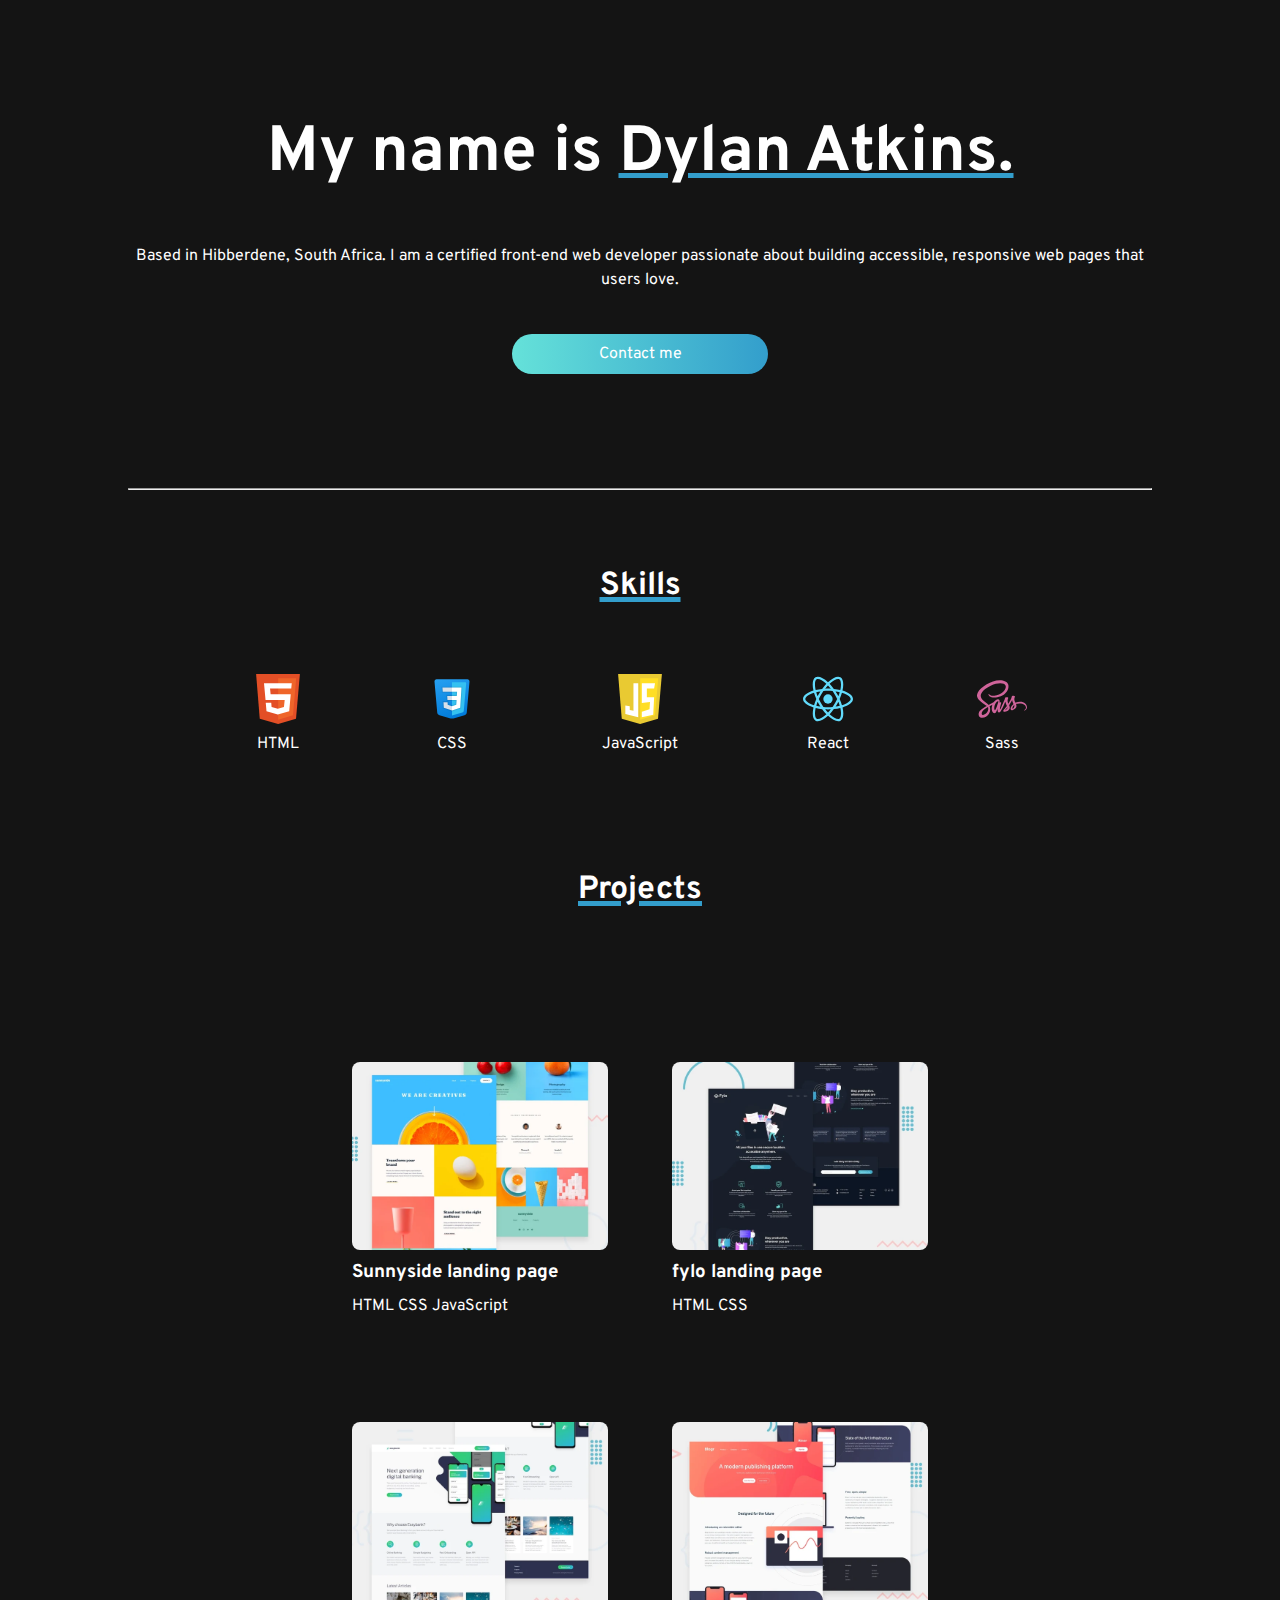
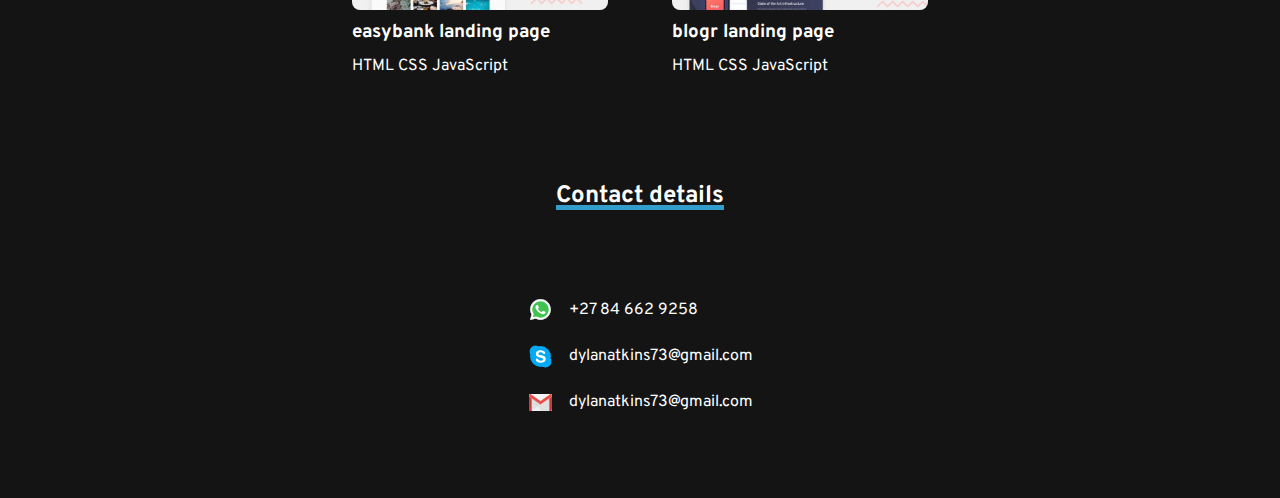
<file: index.html>
<!DOCTYPE html>
<html lang="en">
<head>
  <meta charset="UTF-8">
  <meta http-equiv="X-UA-Compatible" content="IE=edge">
  <meta name="viewport" content="width=device-width, initial-scale=1.0">
  <title>My portfolio</title>
  <link rel="preconnect" href="https://fonts.googleapis.com"><link rel="preconnect" href="https://fonts.gstatic.com" crossorigin><link href="https://fonts.googleapis.com/css2?family=Overpass&display=swap" rel="stylesheet">
  <link rel="stylesheet" href="style.css">
</head>
<body>

  <main>

    <div class="section1">

      <div class="section1__content">
        <h1>
          My name is <span class="name">Dylan Atkins.</span> 
        </h1>
    
        <p>
          Based in Hibberdene, South Africa. I am a certified front-end web developer passionate about building accessible, responsive web pages that users love.
        </p>
    
        <a href="#contactInfo" class="gradientLink">Contact me</a>
      </div>
  
    </div>
  
    <hr>
  
    <div class="section2">
  
      <h2 class="section2__title">Skills</h2>
  
      <div class="skillsContainer">
  
        <div class="skill">
          <img src="images/html5.svg" alt="">
          <p>HTML</p> 
        </div>
  
        <div class="skill">
          <img src="images/CSS3.svg" alt="">
          <p>CSS</p>
        </div>
  
        <div class="skill">
          <img src="images/javascript.svg" alt="">
          <p>JavaScript</p>
        </div>
  
        <div class="skill">
          <img src="images/react.svg" alt="">
          <p>React</p>
        </div>
  
        <div class="skill">
          <img src="images/sass.svg" alt="">
          <p>Sass</p>
        </div>
        
      </div>
  
    </div>
  
    <div class="section3">
      
      <h2 class="section3__title">Projects</h2>
  
      <div class="projectsContainer">
  
        <a href="projects/sunnyside-agency-landing-page-main/sunnyside-agency-landing-page-main/index.html">
          <div class="project">
            <img src="images/sunnyside.webp" alt="" class="project__preview">
  
            <h3 class="project__title">Sunnyside landing page</h3>
  
            <p class="usedSkils">HTML CSS JavaScript</p>
          </div>
        </a>
  
        <a href="projects/fylo-dark-theme-landing-page-master/fylo-dark-theme-landing-page-master/index.html">
          <div class="project">
  
            <img src="images/fylo.webp" alt="" class="project__preview">
  
            <h3 class="project__title">fylo landing page</h3>
  
            <p class="usedSkils">HTML CSS</p>
  
          </div>
        </a>
  
        <a href="projects/easybank-landing-page-master/easybank-landing-page-master/index.html">
          <div class="project">
  
            <img src="images/easybank.webp" alt="" class="project__preview">
  
            <h3 class="project__title">easybank landing page</h3>
  
            <p class="usedSkils">HTML CSS JavaScript</p>
  
          </div>
        </a>
  
        <a href="projects/blogr-landing-page-main/blogr-landing-page-main/index.html">
          <div class="project">
  
            <img src="images/blogr.webp" alt="" class="project__preview">
  
            <h3 class="project__title">blogr landing page</h3>
  
            <p class="usedSkils">HTML CSS JavaScript</p>
  
          </div>
        </a>
  
      </div>
      
    </div>
  
    <div class="section4" id="contactInfo">
  
      <h2 class="section4__title">Contact details</h2>
  
      <div class="section4__content">


        <div class="whatsappContainer">
          <img src="images/whatsapp.svg" alt="">
          <p>
            +27 84 662 9258
          </p>
        </div>

        <div class="skypeContainer">
          <img src="images/skype.svg" alt="">
          <p>
            dylanatkins73@gmail.com
          </p>
        </div>

        <div class="gmailContainer">
          <img src="images/gmail.svg" alt="">
          <p>
            dylanatkins73@gmail.com
          </p>
        </div>
      </div>
  
    </div>

  </main>
  
</body>
</html>
</file>
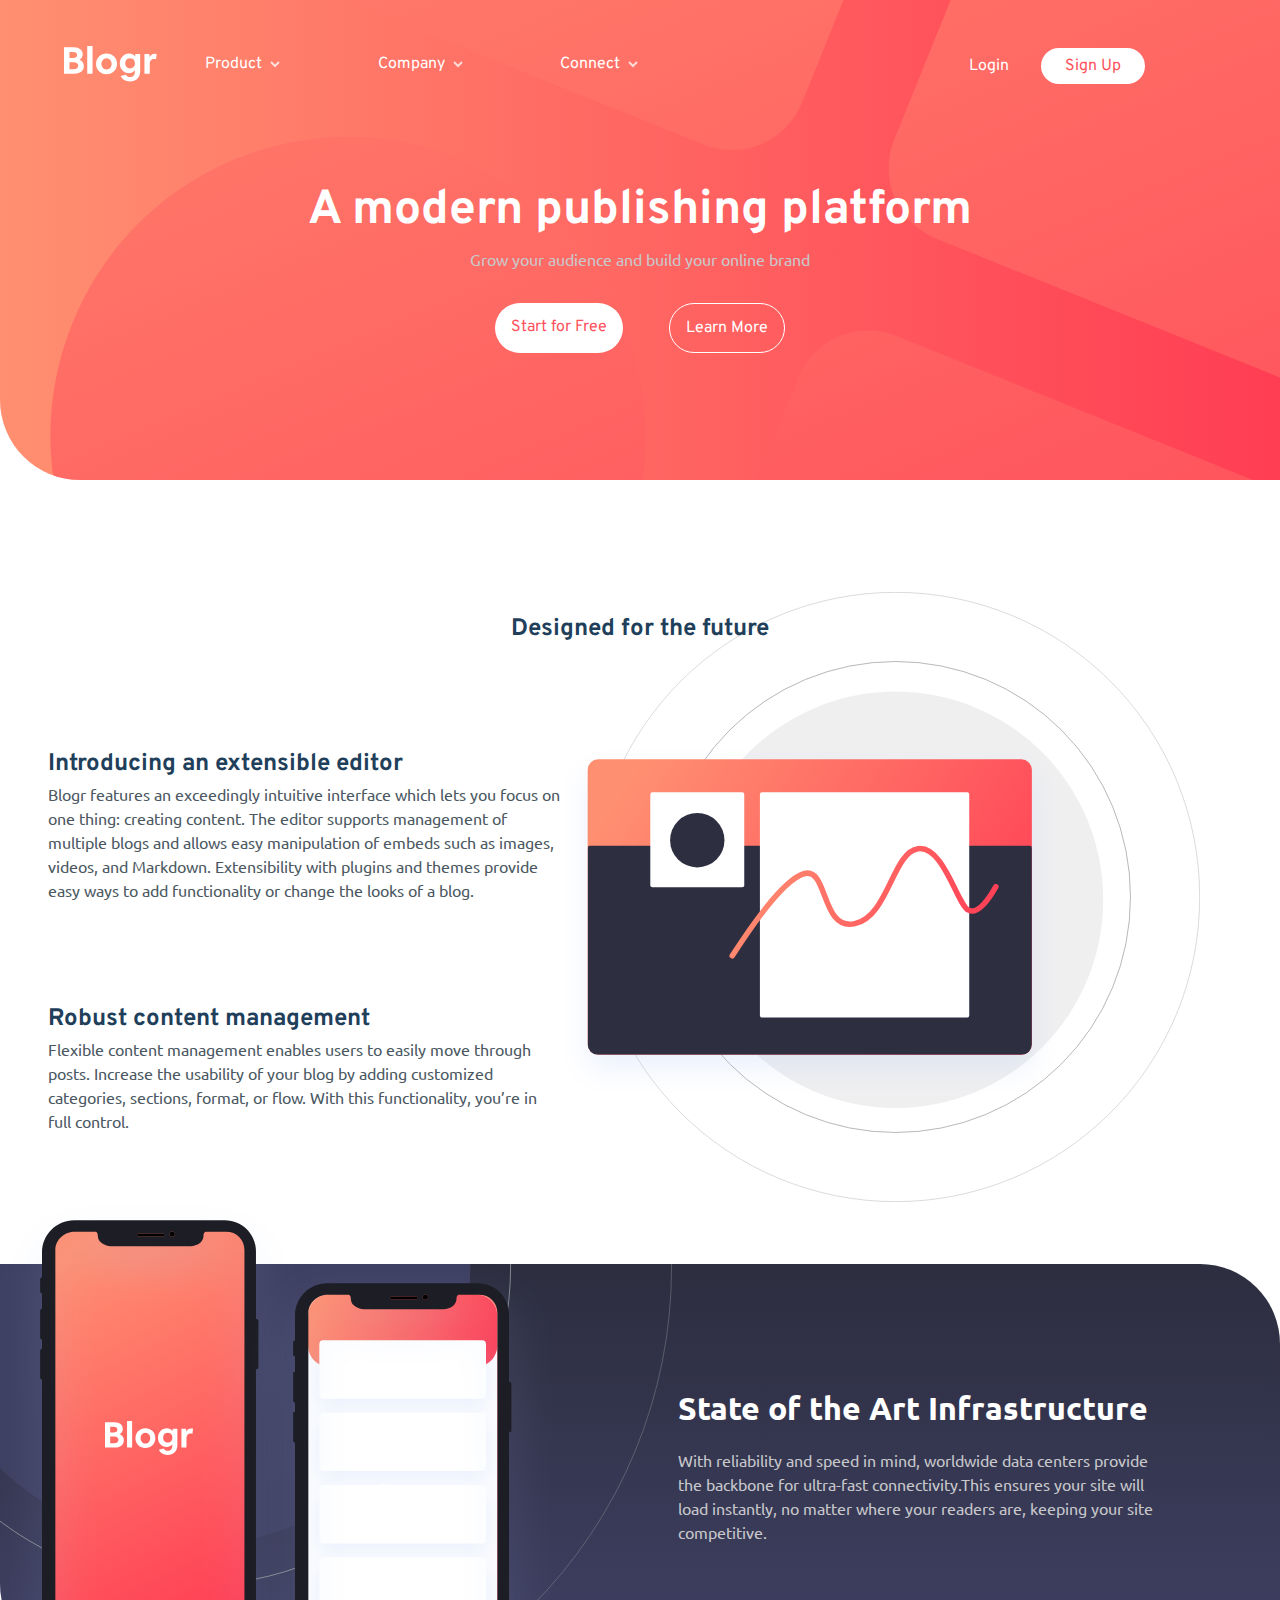
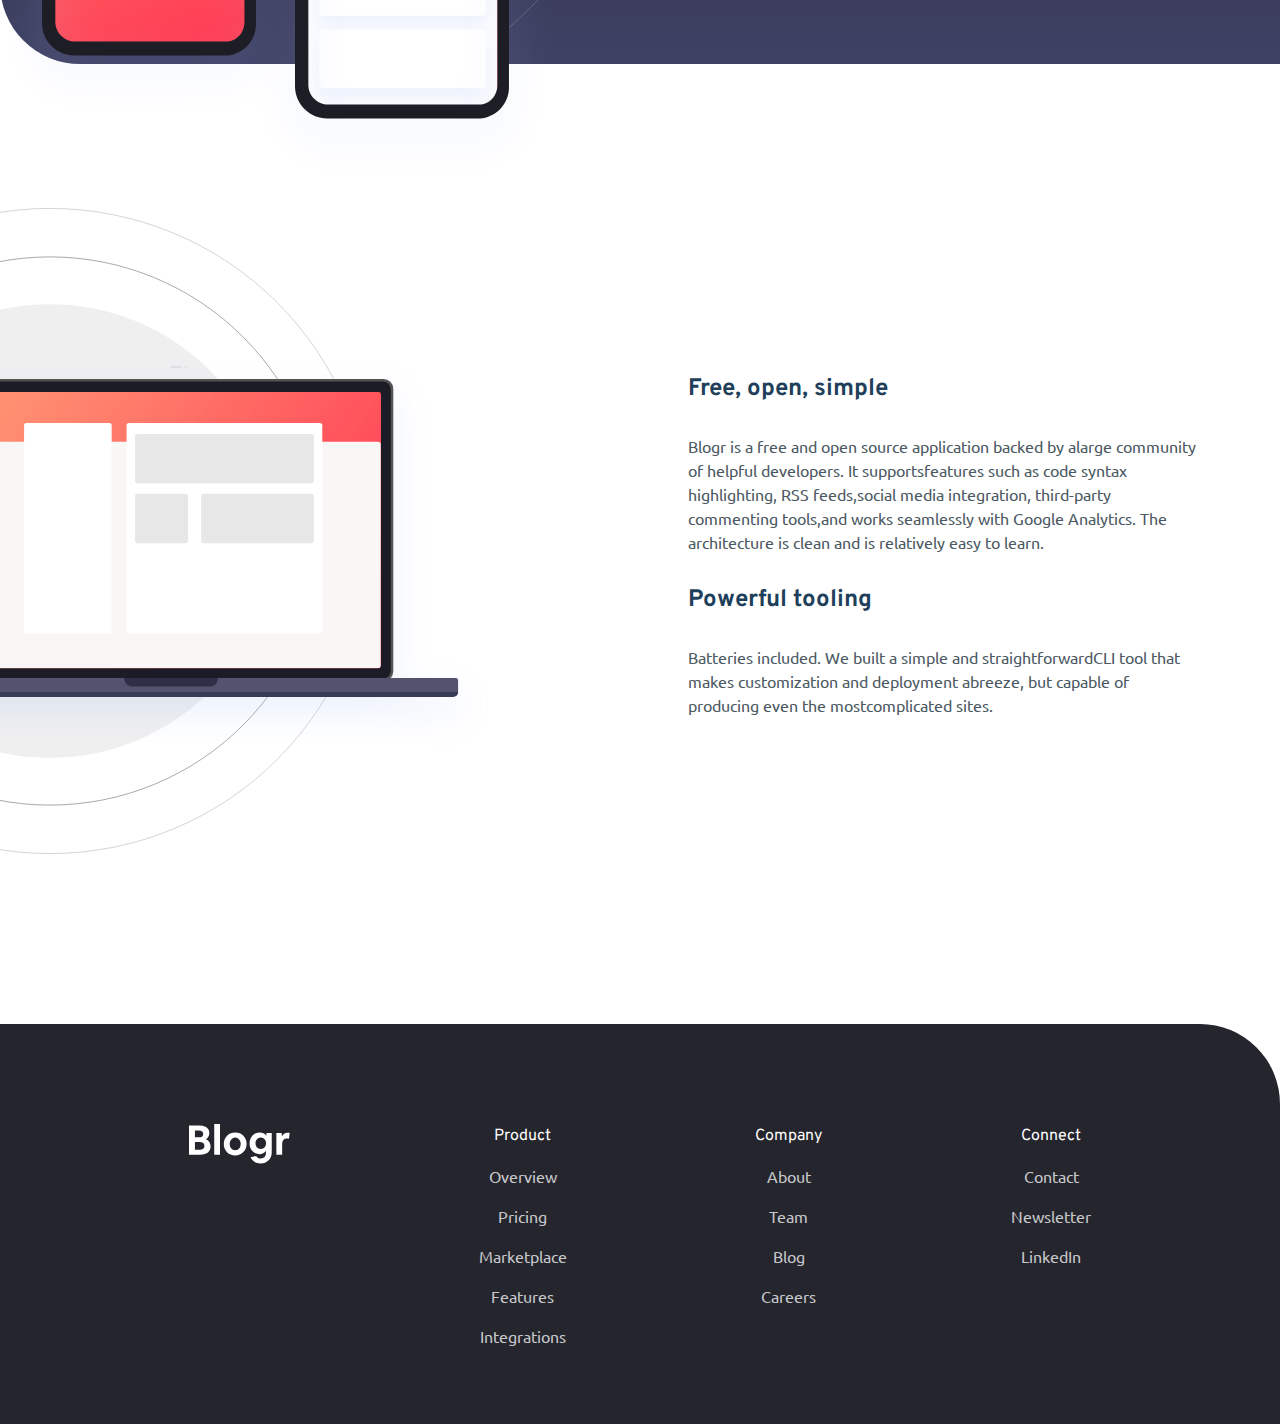
<file: projects/blogr-landing-page-main/blogr-landing-page-main/index.html>
<!DOCTYPE html>
<html lang="en">
<head>
  <meta charset="UTF-8">
  <meta name="viewport" content="width=device-width, initial-scale=1.0">
  <link rel="icon" type="image/png" sizes="32x32" href="./images/favicon-32x32.png">
  <title>Frontend Mentor | [Blogr]</title>
  <link rel="preconnect" href="https://fonts.googleapis.com"><link rel="preconnect" href="https://fonts.gstatic.com" crossorigin><link href="https://fonts.googleapis.com/css2?family=Overpass:wght@700&display=swap" rel="stylesheet">
  <link rel="preconnect" href="https://fonts.googleapis.com"><link rel="preconnect" href="https://fonts.gstatic.com" crossorigin><link href="https://fonts.googleapis.com/css2?family=Ubuntu&display=swap" rel="stylesheet">
  <link rel="stylesheet" href="style.css">
</head>
<body>

  <header>

    <nav>

      <a href="#">
        <img src="images/logo.svg" alt="">
      </a>

      <div class="navBar">

        <div class="navBarContent">

          <ul role="list" class="mainMenu">

            <li>
              <div class="menuTitle">
                <p  
                onclick="displayMenuContent0()">Product</p>
                <picture>
                  <source media="(min-width: 1024px)" srcset="images/icon-arrow-light.svg">
                  <img src="images/icon-arrow-dark.svg" alt="" class="showMenuContent"  
                  onclick="displayMenuContent0()">
                </picture>
                <picture>
                  <source media="(min-width: 1024px)" srcset="images/icon-arrow-light.svg">
                  <img src="images/icon-arrow-dark.svg" alt="" class="hideMenuContent" onclick="hideMenuContent0()">
                </picture>
              </div>
              <div class="menuContent">
                <ul role="list">
                  <li><a href="#">Overview</a></li>
                  <li><a href="#">Pricing</a></li>
                  <li><a href="#">Marketplace</a></li>
                  <li><a href="#">Features</a></li>
                  <li><a href="#">Integrations</a></li>
                </ul>
              </div>
            </li>

            <li>
              <div class="menuTitle">
                <p onclick="displayMenuContent1()">Company</p>
                <picture>
                  <source media="(min-width: 1024px)" srcset="images/icon-arrow-light.svg">
                  <img src="images/icon-arrow-dark.svg" alt="" class="showMenuContent" onclick="displayMenuContent1()">
                </picture>
                <picture>
                  <source media="(min-width: 1024px)" srcset="images/icon-arrow-light.svg">
                  <img src="images/icon-arrow-dark.svg" alt="" class="hideMenuContent" onclick="hideMenuContent1()">
                </picture>
              </div>
              <div class="menuContent">
                <ul role="list">
                  <li><a href="#">About</a></li>
                  <li><a href="#">Team</a></li>
                  <li><a href="#">Blog</a></li>
                  <li><a href="#">Careers</a></li>
                </ul>
              </div>
            </li>

            <li>
              <div class="menuTitle">
                <p onclick="displayMenuContent2()">Connect</p>
                <picture>
                  <source media="(min-width: 1024px)" srcset="images/icon-arrow-light.svg">
                  <img src="images/icon-arrow-dark.svg" alt="" class="showMenuContent" onclick="displayMenuContent2()">
                </picture>
                <picture>
                  <source media="(min-width: 1024px)" srcset="images/icon-arrow-light.svg">
                  <img src="images/icon-arrow-dark.svg" alt="" class="hideMenuContent" onclick="hideMenuContent2()">
                </picture>
              </div>
              <div class="menuContent">
                <ul role="list">
                  <li><a href="#">Contact</a></li>
                  <li><a href="#">Newsletter</a></li>
                  <li><a href="#">LinkedIn</a></li>
                </ul>
              </div>
            </li>

          </ul>
  
          <hr>
  
          <ul role="list" class="subMenu">
            <li><a href="#" class="login">Login</a></li>
            <li><a href="#" class="signUp">Sign Up</a></li>
          </ul>

        </div>

      </div>

      <img src="images/icon-hamburger.svg" alt="" class="openMenu" onclick="showMenu()">
      <img src="images/icon-close.svg" alt="" class="closeMenu" onclick="closeMenu()">
    
    </nav>

    <div class="intro">

      <div class="introContent">

        <h1>
          A modern publishing platform
        </h1>

        <p>
          Grow your audience and build your online brand
        </p>

      </div>

      <div class="introLinks">
        <a href="#" class="whiteLink">Start for Free</a>
        <a href="#" class="transparentLink">Learn More</a>
      </div>

    </div>

  </header>

  <main>

    <div class="section1">

      

      <div class="section1Content">

        <h2 class="section1__mainTitle">
          Designed for the future
        </h2>
  
        <img src="images/illustration-editor-mobile.svg" alt="">

        <div>
          <h2 class="section1__subTitle">
            Introducing an extensible editor
          </h2>
  
          <p>
            Blogr features an exceedingly intuitive interface which lets you focus on one thing: creating content. The editor supports management of multiple blogs and allows easy manipulation of embeds such as images, 
            videos, and Markdown. Extensibility with plugins and themes provide easy ways to add functionality or 
            change the looks of a blog.
          </p>
        </div>

        <div>
          <h2 class="section1__subTitle">
            Robust content management
          </h2>
  
          <p>
            Flexible content management enables users to easily move through posts. Increase the usability of your blog by adding customized categories, sections, format, or flow. With this functionality, you’re in full control.
          </p>
        </div>

      </div>

    </div>

    <div class="section2">

      <img src="images/illustration-phones.svg" alt="" class="phones">

      <div class="section2Content">

        <h2 class="section2Title">
          State of the Art Infrastructure
        </h2>

        <p>
          With reliability and speed in mind, worldwide data centers provide the backbone for ultra-fast connectivity.This ensures your site will load instantly, no matter where your readers are, keeping your site competitive.
        </p>

      </div>

    </div>

    <div class="section3">

      
      <img src="images/illustration-laptop-mobile.svg" alt="">

      <div class="section3Content">

        <h2 class="section3Title">
          Free, open, simple
        </h2>
        <p>
          Blogr is a free and open source application backed by alarge community of helpful developers. It supportsfeatures such as code syntax highlighting, RSS feeds,social media integration, third-party commenting tools,and works seamlessly with Google Analytics. The architecture is clean and is relatively easy to learn.
        </p>
        <h2 class="section3Title">
          Powerful tooling
        </h2>

        <p>
          Batteries included. We built a simple and straightforwardCLI tool that makes customization and deployment abreeze, but capable of producing even the mostcomplicated sites.
        </p>

      </div>

    </div>

  </main>

  <footer>

    <ul role="list" class="footerList">

      <li><a href="#"><img src="images/logo.svg" alt=""></a></li>

      <li>
        <p class="listTitle">Product</p>
        <ul role="list" class="listContent">
          <li><a href="#">Overview</a></li>
          <li><a href="#">Pricing</a></li>
          <li><a href="#">Marketplace</a></li>
          <li><a href="#">Features</a></li>
          <li><a href="#">Integrations</a></li>
        </ul>
      </li>

      <li>
        <p class="listTitle">Company</p>
        <ul role="list" class="listContent">
          <li><a href="#">About</a></li>
          <li><a href="#">Team</a></li>
          <li><a href="#">Blog</a></li>
          <li><a href="#">Careers</a></li>
        </ul>
      </li>

      <li>
        <p class="listTitle">Connect</p>
        <ul role="list" class="listContent">
          <li><a href="#">Contact</a></li>
          <li><a href="#">Newsletter</a></li>
          <li><a href="#">LinkedIn</a></li>
        </ul>
      </li>

    </ul>

  </footer>
<script src="main.js"></script>
</body>
</html>
</file>
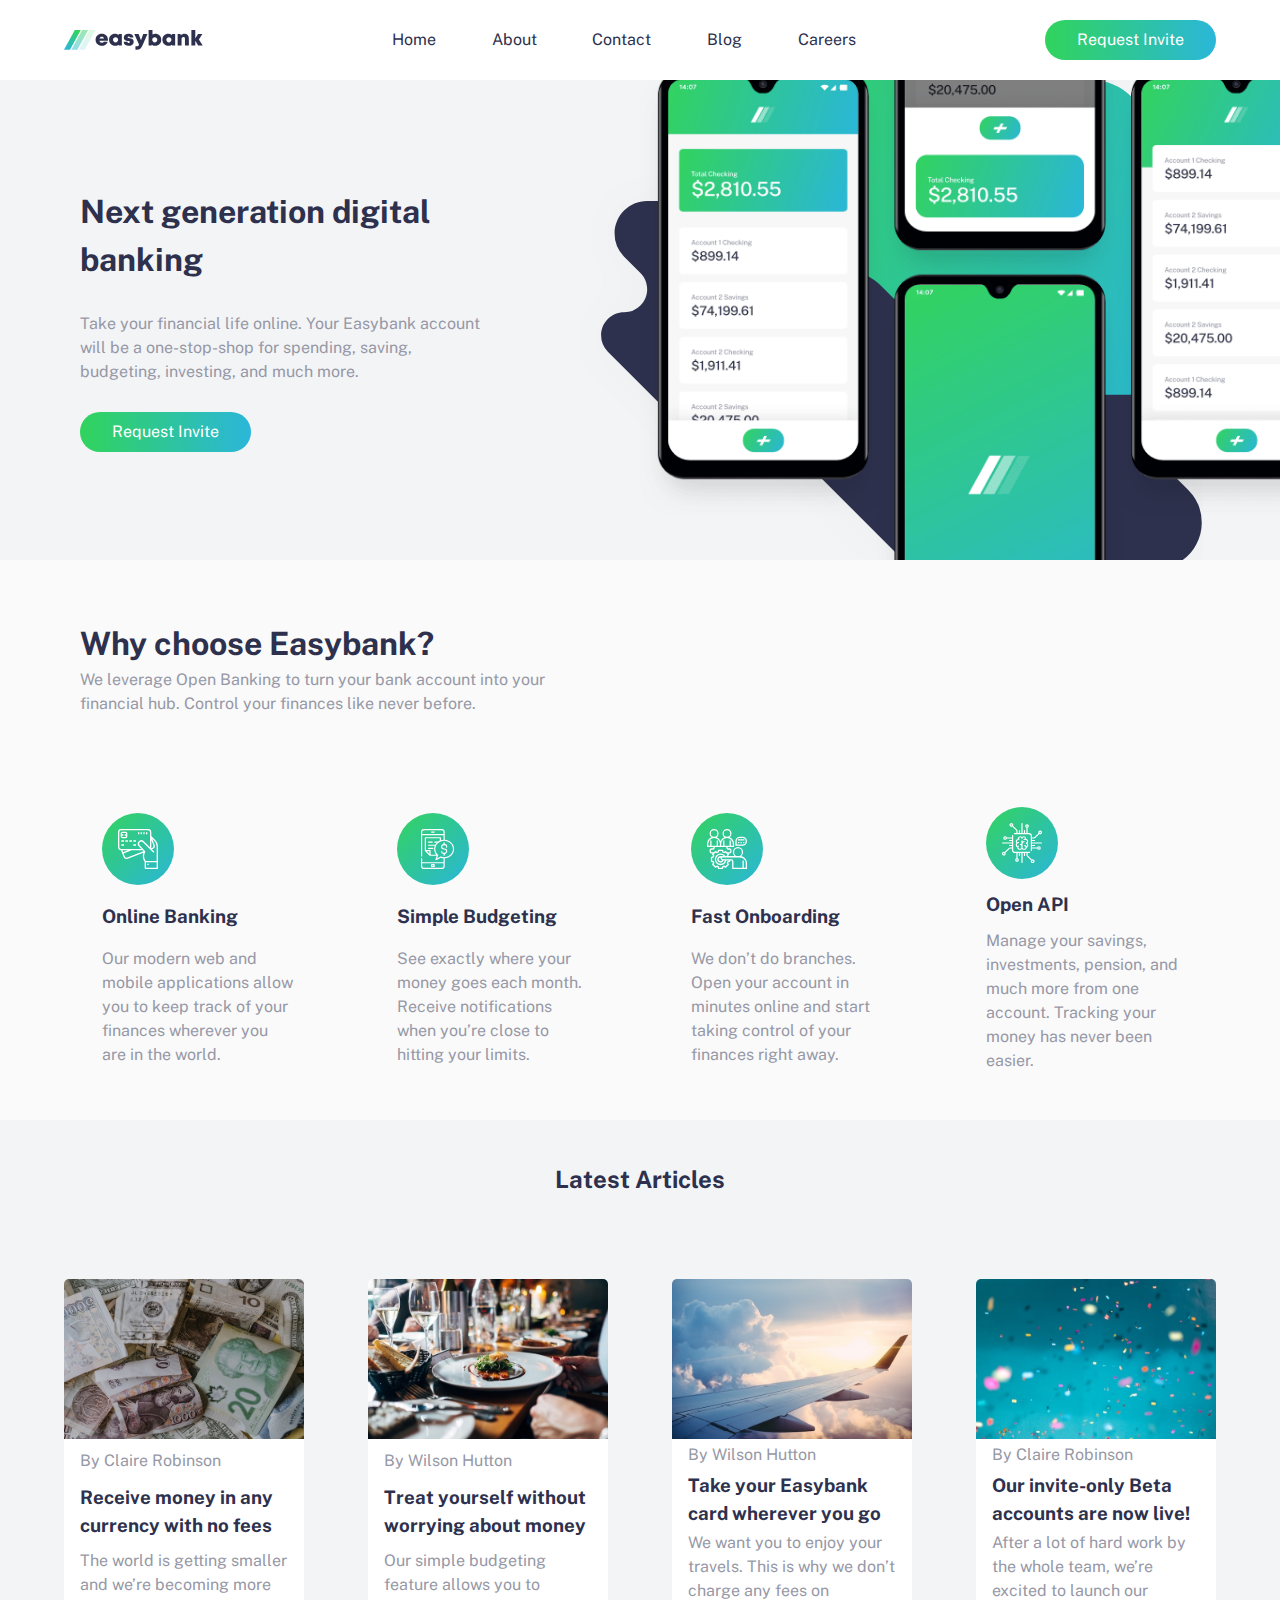
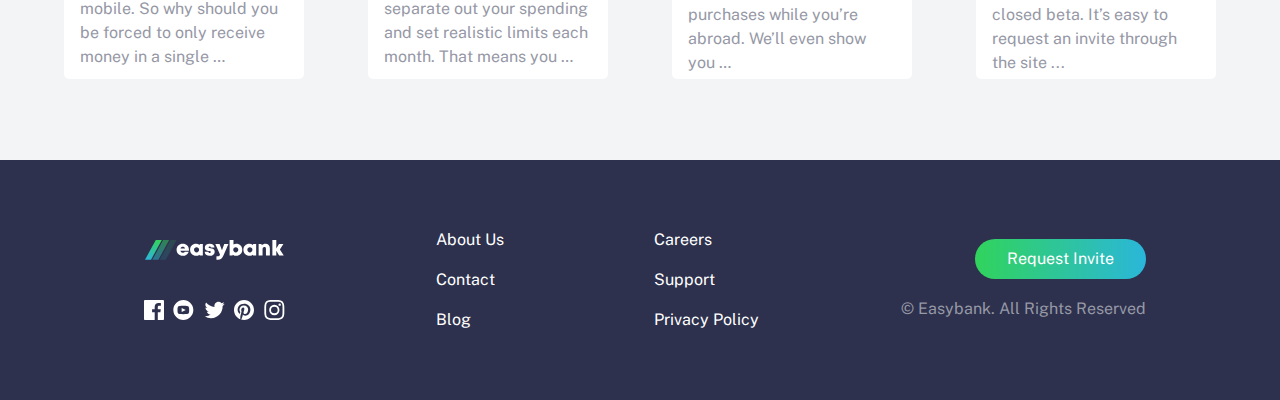
<file: projects/easybank-landing-page-master/easybank-landing-page-master/index.html>
<!DOCTYPE html>
<html lang="en">
<head>
  <meta charset="UTF-8">
  <meta name="viewport" content="width=device-width, initial-scale=1.0">
  <link rel="icon" type="image/png" sizes="32x32" href="./images/favicon-32x32.png">
  <title>Frontend Mentor | Easybank landing page</title>
  <link rel="preconnect" href="https://fonts.googleapis.com"><link rel="preconnect" href="https://fonts.gstatic.com" crossorigin><link href="https://fonts.googleapis.com/css2?family=Public+Sans:wght@300;400;700&display=swap" rel="stylesheet">
  <link rel="stylesheet" href="style.css">
</head>
<body>

  <header>

    <nav>

      <a href="#"><img src="images/logoHeader.svg" alt=""></a>

      <ul role="list" class="menu">
        <li><a href="#">Home</a></li>
        <li><a href="#">About</a></li>
        <li><a href="#">Contact</a></li>
        <li><a href="#">Blog</a></li>
        <li><a href="#">Careers</a></li>
      </ul>

      <a href="#" class="gradientLink">Request Invite</a>

      <img src="images/icon-hamburger.svg" alt="" class="openMenu" onclick="displayMenu()">
      <img src="images/icons8-multiply-48.png" alt="" class="closeMenu" onclick="hideMenu()">

    </nav>

  </header>

  <div class="section1">

    <div class="section1__heroContainer">
    </div>

    <div class="section1__content">

      <h1>
        Next generation digital banking
      </h1>

      <p>
        Take your financial life online. Your Easybank account will be a one-stop-shop for spending, saving, budgeting, investing, and much more.
      </p>

      <a href="#" class="gradientLink">Request Invite</a>

    </div>

  </div>

  <div class="section2">

    <div class="section2__query">

      <h2>Why choose Easybank?</h2>

      <p>
        We leverage Open Banking to turn your bank account into your financial hub. Control your finances like never before.
      </p>

    </div>

    <div class="section2__advantagesContainer">

      <div class="section2__advantages">
        <img src="images/icon-online.svg" alt="">
        <h3>Online Banking</h3>
        <p>
          Our modern web and mobile applications allow you to keep track of your finances wherever you are in the world.
        </p>
      </div>
  
      <div class="section2__advantages">
        <img src="images/icon-budgeting.svg" alt="">
        <h3>Simple Budgeting</h3>
        <p>
          See exactly where your money goes each month. Receive notifications when you’re close to hitting your limits.
        </p>
      </div>
  
      <div class="section2__advantages">
        <img src="images/icon-onboarding.svg" alt="">
        <h3>Fast Onboarding</h3>
        <p>
          We don’t do branches. Open your account in minutes online and start taking control of your finances right away.
        </p>
      </div>
  
      <div class="section2__advantages">
        <img src="images/icon-api.svg" alt="">
        <h3>Open API</h3>
        <p>
          Manage your savings, investments, pension, and much more from one account. Tracking your money has never been easier.
        </p>
      </div>

    </div>

  </div>

  <div class="section3">

    <h2>Latest Articles</h2>

    <article>

      <a href="#">
        <div class="articleContent">
          <img src="images/image-currency.jpg" alt="">
          <div class="contentDescription">
            <p class="reporter">By Claire Robinson</p>
            <h3 class="articleTitle">Receive money in any currency with no fees</h3>
            <p class="articleContext">
              The world is getting smaller and we’re becoming more mobile. So why should you be forced to only receive money in a single …
            </p>
          </div>
        </div>
      </a>
      
      <a href="#">
        <div class="articleContent">
          <img src="images/image-restaurant.jpg" alt="">
          <div class="contentDescription">
            <p class="reporter">By Wilson Hutton</p>
            <h3 class="articleTitle">
              Treat yourself without worrying about money
            </h3>
            <p class="articleContext">
              Our simple budgeting feature allows you to separate out your spending and set realistic limits each month. That means you …
            </p>
          </div>
        </div>
      </a>
      
      <a href="#">
        <div class="articleContent">
          <img src="images/image-plane.jpg" alt="">
          <div class="contentDescription">
            <p class="reporter">By Wilson Hutton</p>
            <h3 class="articleTitle">
              Take your Easybank card wherever you go
            </h3>
            <p class="articleContext">
              We want you to enjoy your travels. This is why we don’t charge any fees on purchases while you’re abroad. We’ll even show you …
            </p>
          </div>
        </div>
      </a>
      

      <a href="#">
        <div class="articleContent">
          <img src="images/image-confetti.jpg" alt="">
          <div class="contentDescription">
            <p class="reporter">By Claire Robinson</p>
            <h3 class="articleTitle">
              Our invite-only Beta accounts are now live!
            </h3>
            <p class="articleContext">
              After a lot of hard work by the whole team, we’re excited to launch our closed beta. It’s easy to request an invite through the site ...
            </p>
          </div>
        </div>
      </a>

    </article>
  </div>
  
  <footer>

    <ul role="list" class="primaryFooterNav">
      <li>
        <a href="#">
          <img src="images/logo.svg" alt="">
        </a>
      </li>
      <li>
        <ul role="list" class="crossPlatformLinks">
          <li><a href="#"><img src="images/icon-facebook.svg" alt=""></a></li>
          <li><a href="#"><img src="images/icon-youtube.svg" alt=""></a></li>
          <li><a href="#"><img src="images/icon-twitter.svg" alt=""></a></li>
          <li><a href="#"><img src="images/icon-pinterest.svg" alt=""></a></li>
          <li><a href="#"><img src="images/icon-instagram.svg" alt=""></a></li>
        </ul>
      </li>
    </ul>
      
        <ul role="list" class="generalNav">
          <li><a href="#">About Us</a></li>
          <li><a href="#">Contact</a></li>
          <li><a href="#">Blog</a></li>
        </ul>
      

      
        <ul role="list" class="generalNav">
          <li><a href="#">Careers</a></li>
          <li><a href="#">Support</a></li>
          <li><a href="#">Privacy Policy</a></li>
        </ul>

    <div>
      <a href="#" class="gradientLink footerGradientLink">Request Invite</a>

      <p>© Easybank. All Rights Reserved</p>
    </div>

  </footer>
<script src="main.js"></script>
</body>
</html>
</file>
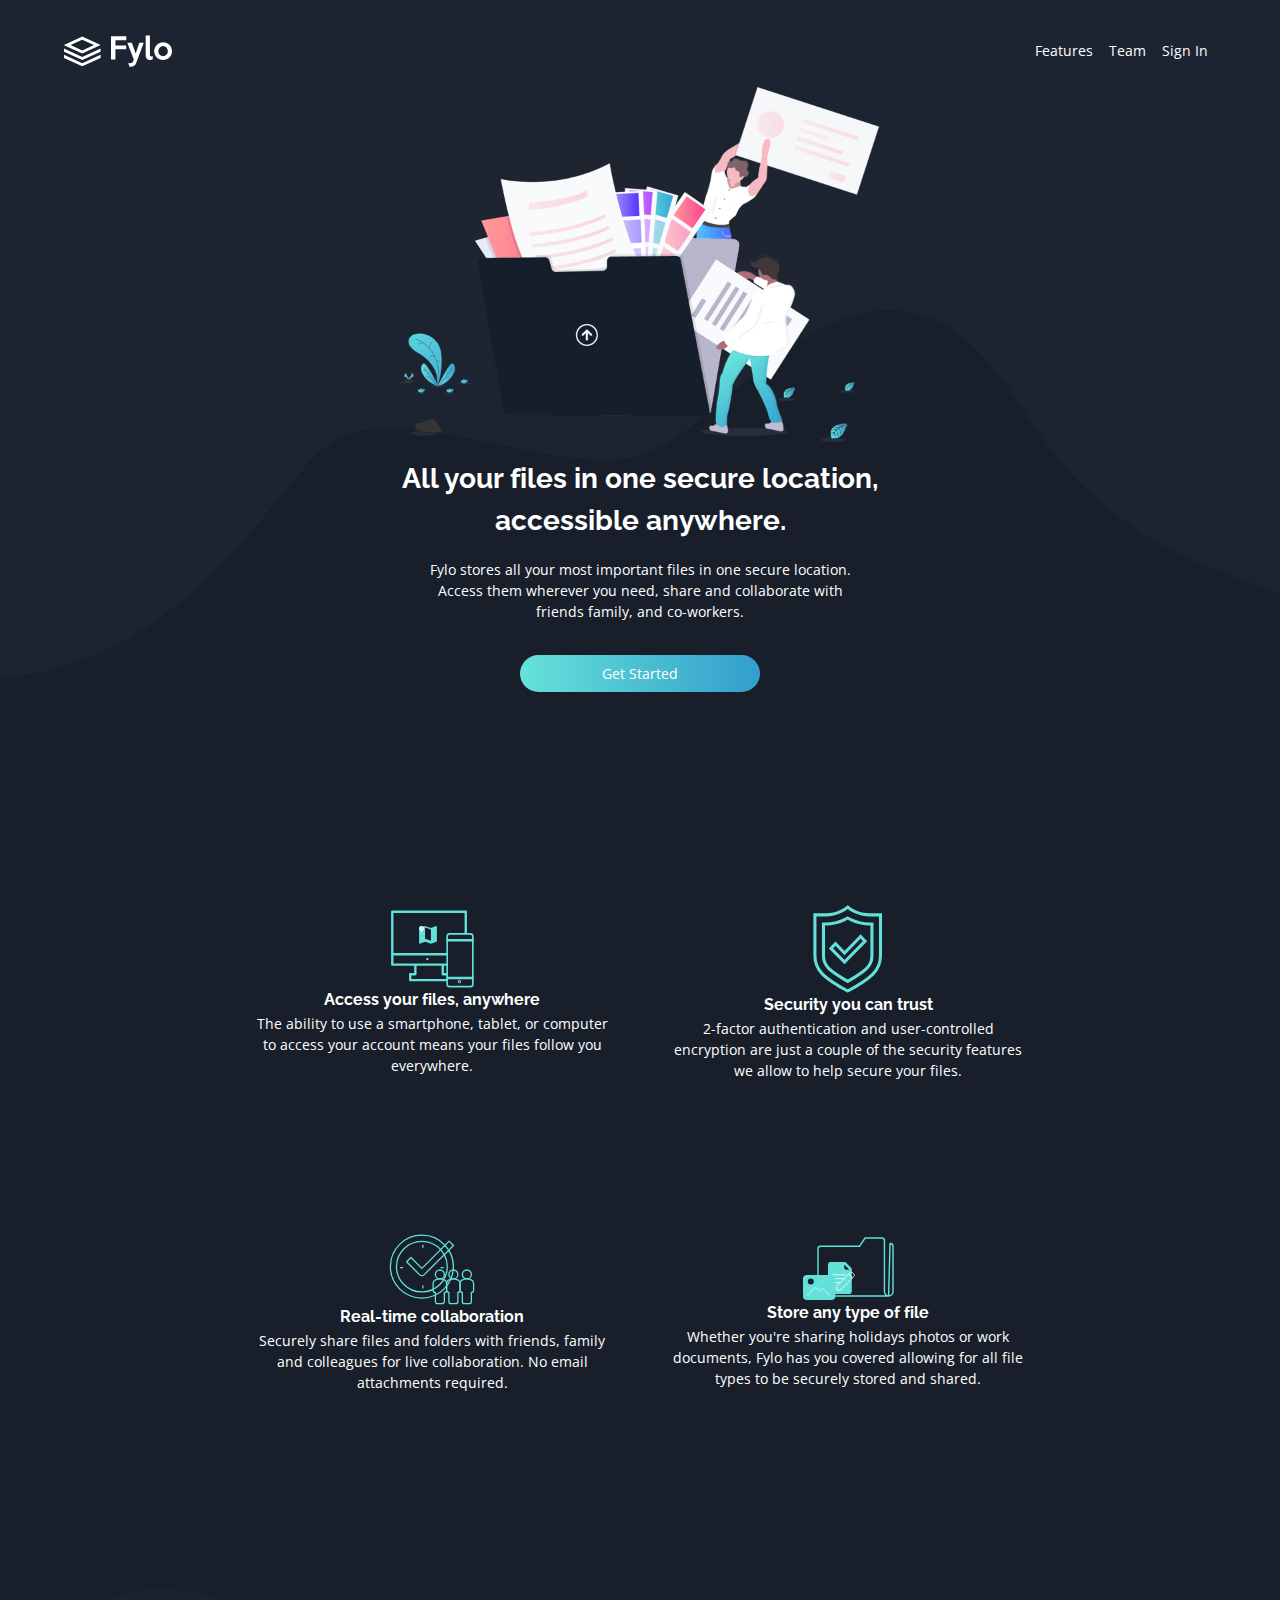
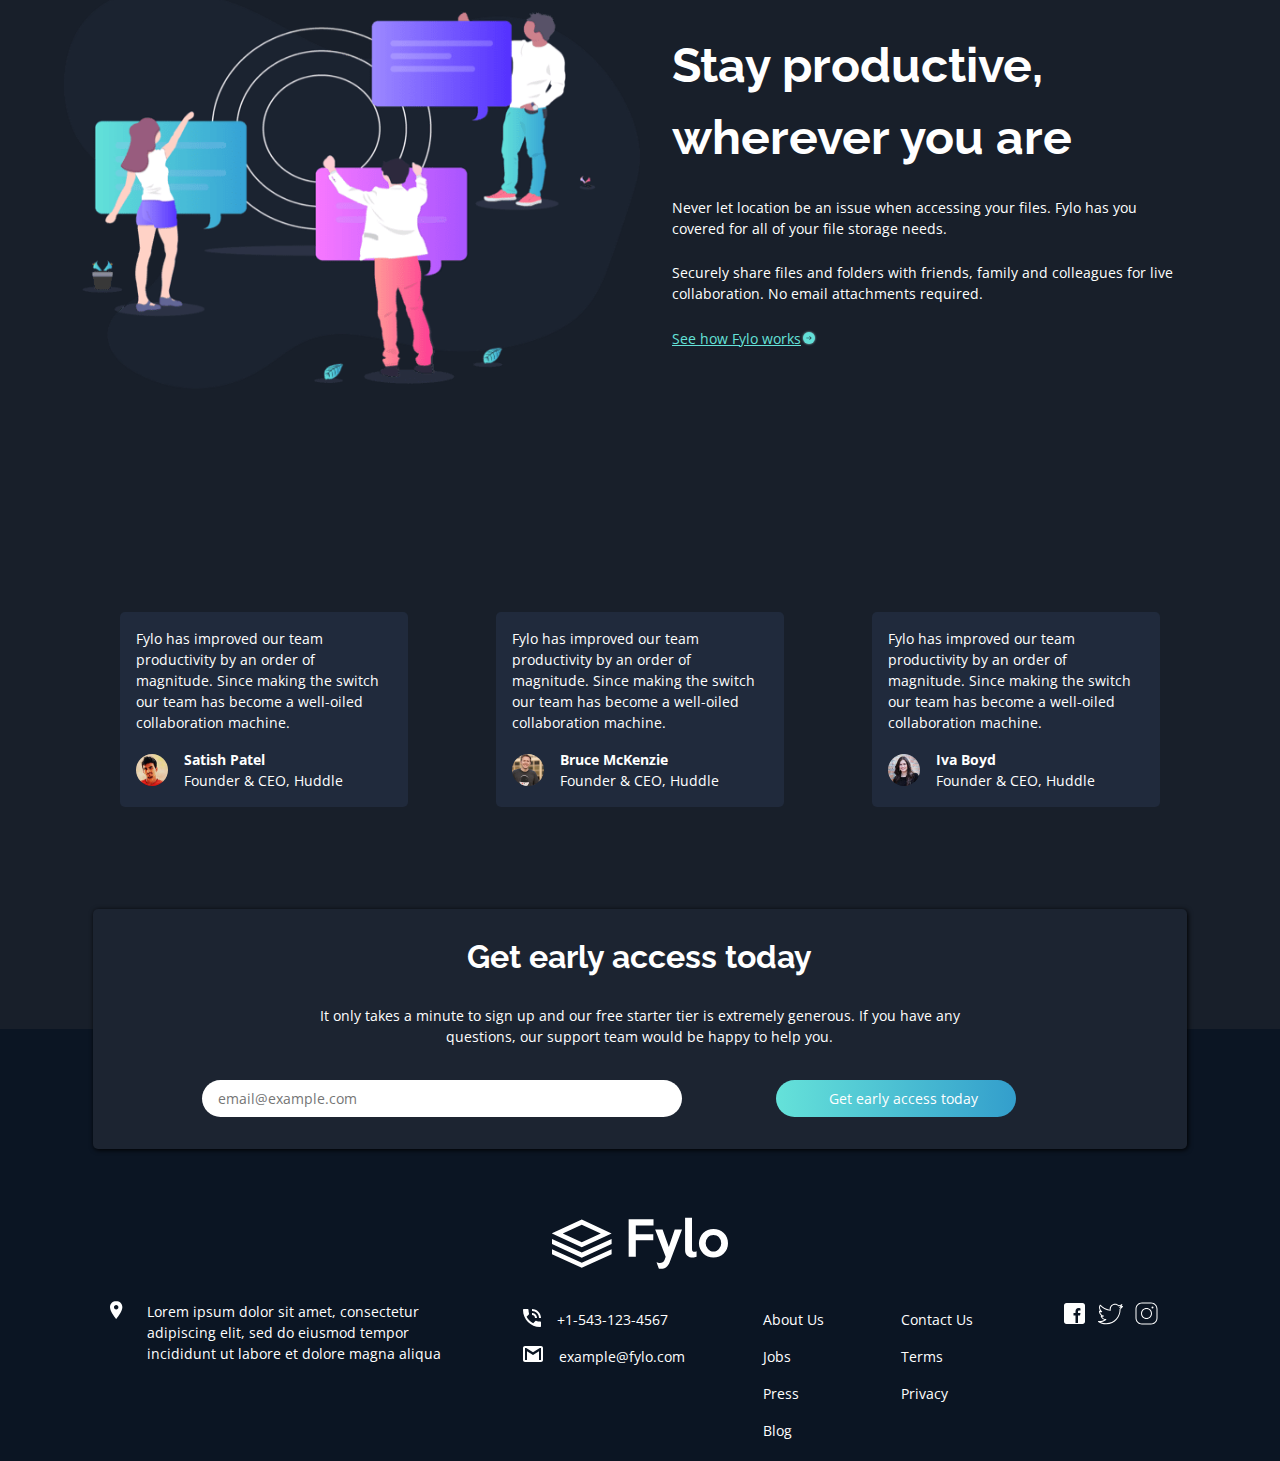
<file: projects/fylo-dark-theme-landing-page-master/fylo-dark-theme-landing-page-master/index.html>
<!DOCTYPE html>
<html lang="en">
<head>
  <meta charset="UTF-8">
  <meta name="viewport" content="width=device-width, initial-scale=1.0">
  <link rel="icon" type="image/png" sizes="32x32" href="./images/favicon-32x32.png">
  <title>
    Frontend Mentor | Fylo landing page with dark theme and features grid
  </title>
  <link rel="preconnect" href="https://fonts.googleapis.com"><link rel="preconnect" href="https://fonts.gstatic.com" crossorigin><link href="https://fonts.googleapis.com/css2?family=Raleway&display=swap" rel="stylesheet">
  <link rel="preconnect" href="https://fonts.googleapis.com"><link rel="preconnect" href="https://fonts.gstatic.com" crossorigin><link href="https://fonts.googleapis.com/css2?family=Open+Sans&display=swap" rel="stylesheet">
  <link rel="stylesheet" href="style.css">
</head>
<body>

  <header>

    <nav>

      <a href="#">
        <img src="images/logo.svg" alt="" class="logo">
      </a>

      <ul role="list" >
        <li>
          <ul role="list" class="headerNav">
            <li><a href="#">Features</a></li>
            <li><a href="#">Team</a></li>
            <li><a href="#">Sign In</a></li>
          </ul>
        </li>
      </ul>

    </nav>

    <div class="section1">

      <img src="images/illustration-intro.png" alt="">

      <h1>
        All your files in one secure location, accessible anywhere.
      </h1>

      <p>
        Fylo stores all your most important files in one secure location. Access them wherever you need, share and collaborate with friends family, and co-workers.
      </p>

      <a href="#" class="blueLink">Get Started</a>

    </div>
  </header>

  <main>

    <div class="section2">

      <div class="section2Content">
        <img src="images/icon-access-anywhere.svg" alt="">
        <h3>
          Access your files, anywhere
        </h3>
        <p>
          The ability to use a smartphone, tablet, or computer to access your account means your files follow you everywhere.
        </p>
      </div>

      <div class="section2Content">
        <img src="images/icon-security.svg" alt="">
        <h3>
          Security you can trust
        </h3>
        <p>
          2-factor authentication and user-controlled encryption are just a couple of the security features we allow to help secure your files.
        </p>
      </div>

      <div class="section2Content">
        <img src="images/icon-collaboration.svg" alt="">
        <h3>
          Real-time collaboration
        </h3>
        <p>
          Securely share files and folders with friends, family and colleagues for live collaboration. No email attachments required.
        </p>
      </div>

      <div class="section2Content">
        <img src="images/icon-any-file.svg" alt="">
        <h3>
          Store any type of file
        </h3>
        <p>
          Whether you're sharing holidays photos or work documents, Fylo has you covered allowing for all file types to be securely stored and shared.
        </p>
      </div>

    </div>

    <div class="section3">

      <img src="images/illustration-stay-productive.png" alt="" class="section3Hero">

      <div class="section3Content">
        <h2>
          Stay productive, wherever you are
        </h2>
  
        <p>
          Never let location be an issue when accessing your files. Fylo has you covered for all of your file storage needs.
        </p>
  
        <p>
          Securely share files and folders with friends, family and colleagues for live collaboration. No email attachments required.
        </p>
  
        <a href="#">
          See how Fylo works <img src="images/icon-arrow.svg" alt="">
        </a>
      </div>
      

    </div>

    <div class="section4">

      <div class="section4Content">
        <p class="clientTestimonial">
          Fylo has improved our team productivity by an order of magnitude. Since making the switch our team has become a well-oiled collaboration machine.
        </p>
        <div class="clientContent">
          <img src="images/profile-1.jpg" alt="">
          <div class="ClientBio">
            <h4>Satish Patel</h4>
            <p>Founder & CEO, Huddle</p>
          </div>
        </div>
      </div>

      <div class="section4Content">
        <p class="clientTestimonial">
          Fylo has improved our team productivity by an order of magnitude. Since making the switch our team has become a well-oiled collaboration machine.
        </p>
        <div class="clientContent">
          <img src="images/profile-2.jpg" alt="">
          <div class="ClientBio">
            <h4>Bruce McKenzie</h4>
            <p>Founder & CEO, Huddle</p>
          </div>
        </div>
      </div>

      <div class="section4Content">
        <p class="clientTestimonial">
          Fylo has improved our team productivity by an order of magnitude. Since making the switch our team has become a well-oiled collaboration machine.
        </p>
        <div class="clientContent">
          <img src="images/profile-3.jpg" alt="">
          <div class="ClientBio">
            <h4>Iva Boyd</h4>
            <p>Founder & CEO, Huddle</p>
          </div>
        </div>
      </div>

      <form action="" class="earlyAccess">
        <h2>
          Get early access today
        </h2>
        <p>
          It only takes a minute to sign up and our free starter tier is extremely generous. If you have any 
          questions, our support team would be happy to help you.
        </p>
        <div class="formInputs">
          <input type="email" name="emailAddress" id="email" placeholder="email@example.com">
          <input type="submit" value="Get early access today">
        </div>
      </form>

    </div>

  </main>

  <footer>

    <img src="images/logo.svg" alt="" class="footerLogo">

    <ul role="list" class="primaryNav">

      <li>
        <div class="location">
          <img src="images/icon-location.svg" alt="">
          <p>
            Lorem ipsum dolor sit amet, consectetur adipiscing elit, sed  do eiusmod tempor incididunt ut labore et dolore magna aliqua
          </p>
        </div>
      </li>

      <li>
        <ul role="list" class="subNav">
          <li>
            <div class="phone">
              <img src="images/icon-phone.svg" alt="">
              <p>
                +1-543-123-4567
              </p>
            </div>
          </li>
          <li>
            <div class="contact">
              <img src="images/icon-email.svg" alt="">
              <p>
                example@fylo.com
              </p>
            </div>
          </li>
        </ul>
      </li>

      <li>
        <ul role="list" class="subNav">
          <li><a href="#">About Us</a></li>
          <li><a href="#">Jobs</a></li>
          <li><a href="#">Press</a></li>
          <li><a href="#">Blog</a></li>
        </ul>
      </li>
      <li>
        <ul role="list" class="subNav">
          <li><a href="#">Contact Us</a></li>
          <li><a href="#">Terms</a></li>
          <li><a href="#">Privacy</a></li>
        </ul>
      </li>
      <li>
        <ul role="list" class="lastNav">
          <li>
            <a href="#">
              <img src="images/facebook.svg" alt="">
            </a>
          </li>
          <li>
            <a href="#">
              <img src="images/twitter.svg" alt="">
            </a>
          </li>
          <li>
            <a href="#">
              <img src="images/instagram.svg" alt="">
            </a>
          </li>
        </ul>
      </li>
    </ul>

  </footer>

</body>
</html>
</file>
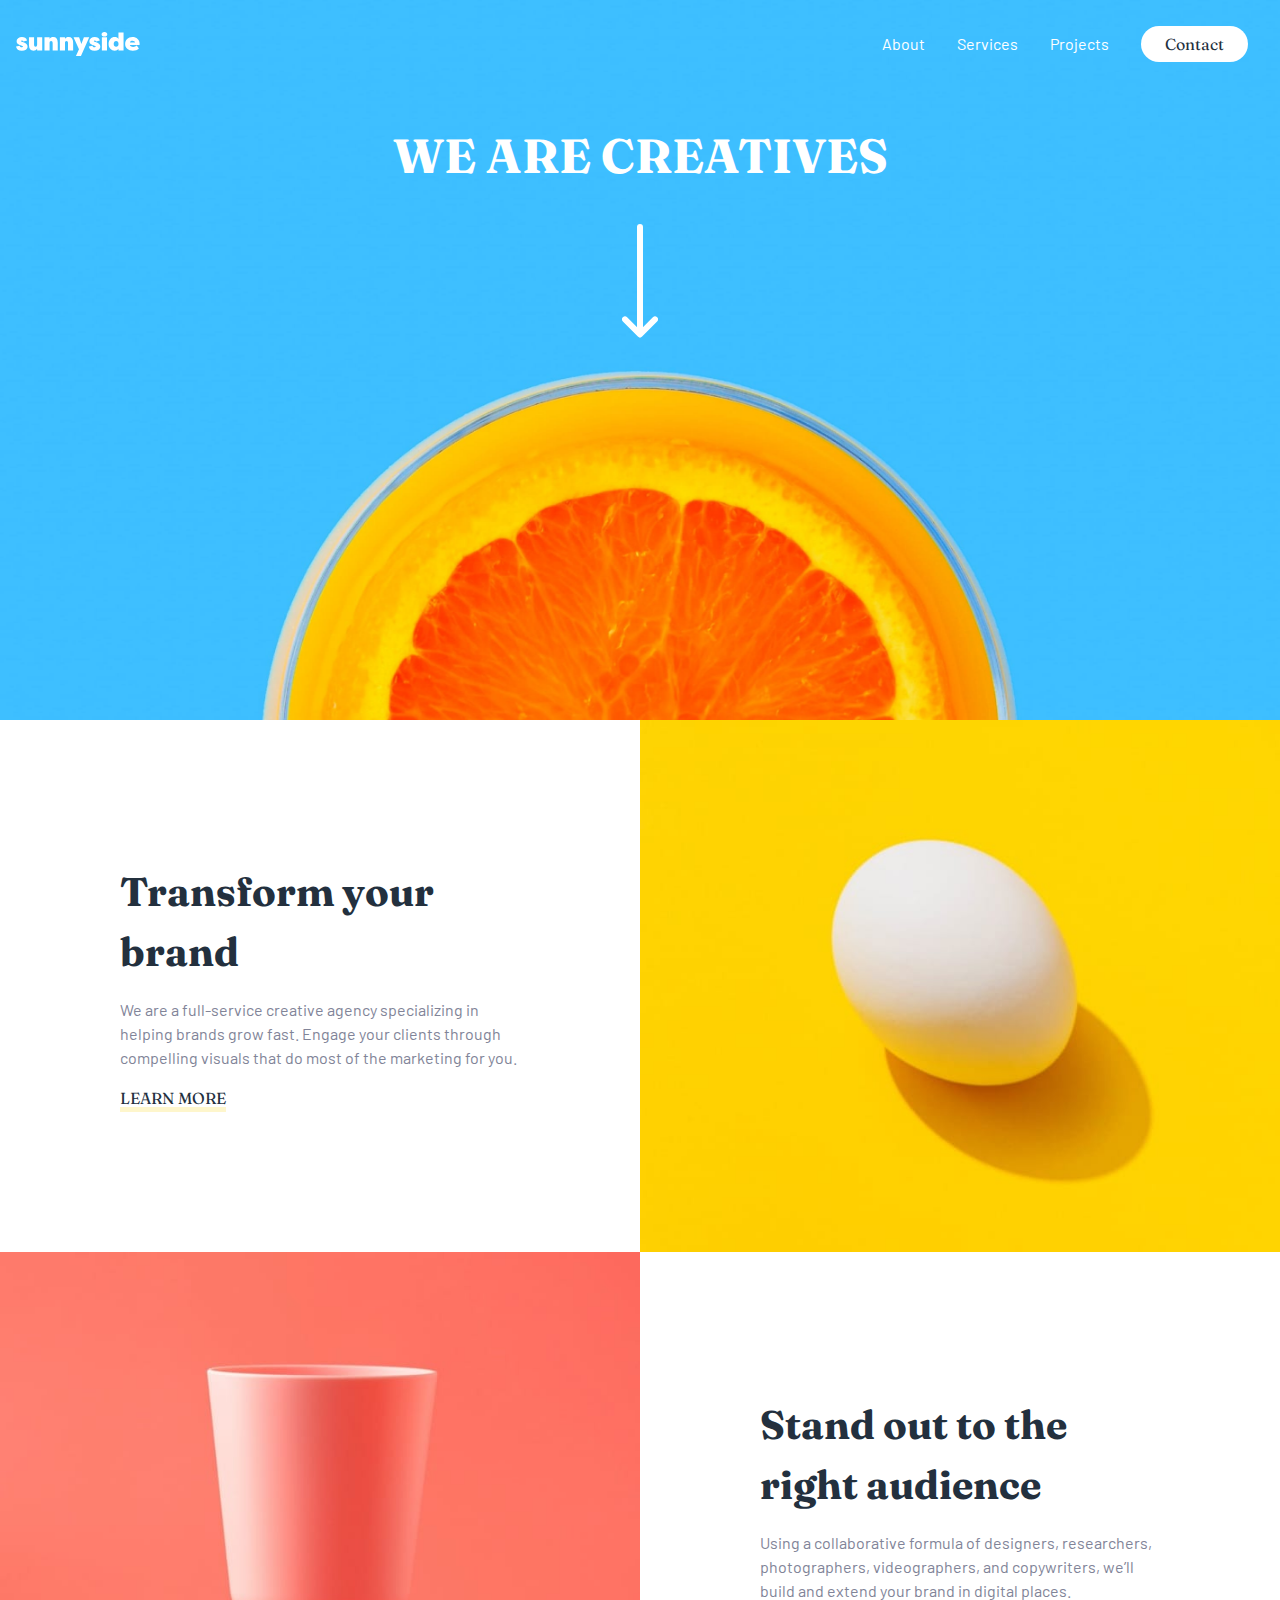
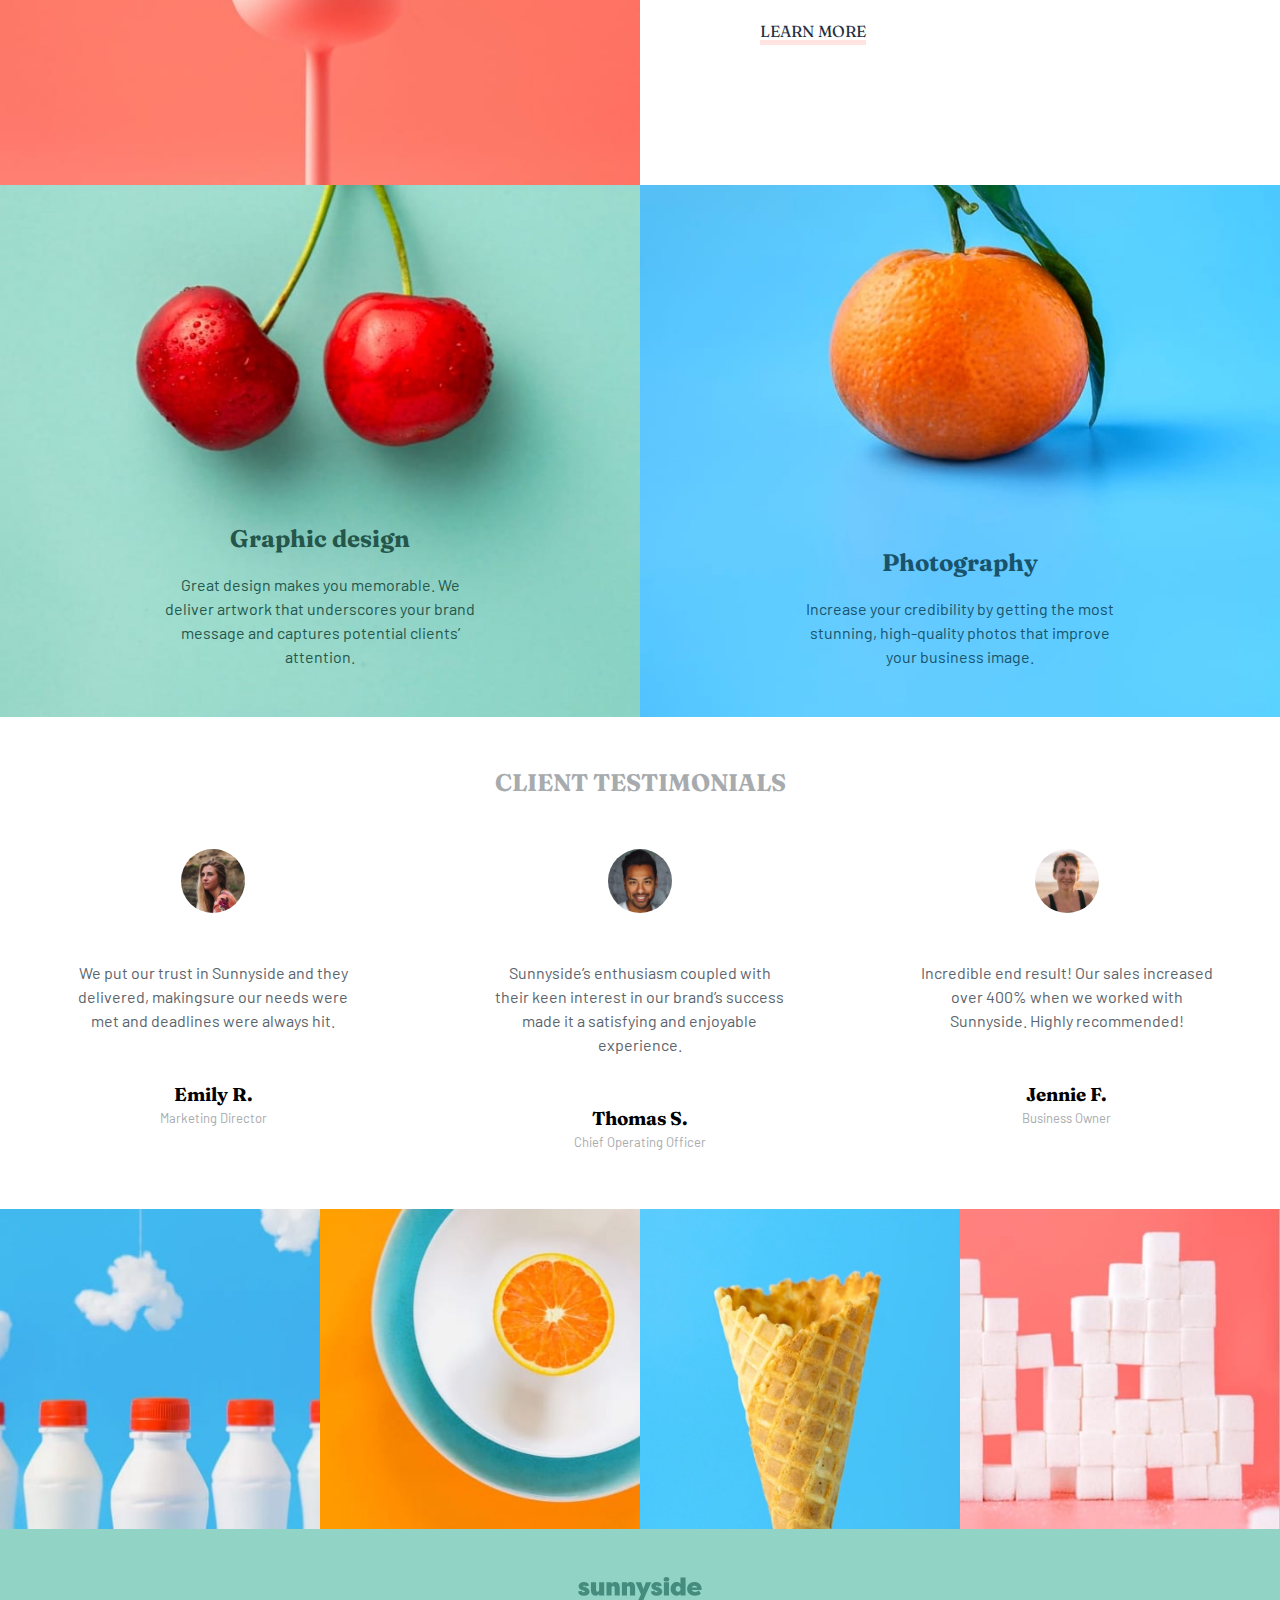
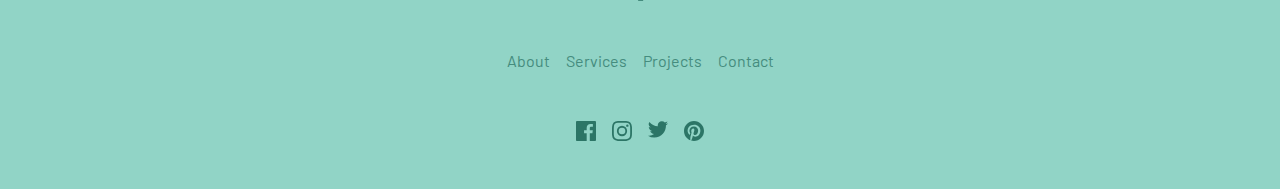
<file: projects/sunnyside-agency-landing-page-main/sunnyside-agency-landing-page-main/index.html>
<!DOCTYPE html>
<html lang="en">
<head>
  <meta charset="UTF-8">
  <meta name="viewport" content="width=device-width, initial-scale=1.0">
  <link rel="icon" type="image/png" sizes="32x32" href="./images/favicon-32x32.png">
  <title>Frontend Mentor | Sunnyside agency landing page</title>
  <link rel="preconnect" href="https://fonts.googleapis.com"><link rel="preconnect" href="https://fonts.gstatic.com" crossorigin><link href="https://fonts.googleapis.com/css2?family=Barlow:wght@600&display=swap" rel="stylesheet">
  <link rel="preconnect" href="https://fonts.googleapis.com"><link rel="preconnect" href="https://fonts.gstatic.com" crossorigin><link href="https://fonts.googleapis.com/css2?family=Fraunces:opsz,wght@9..144,700&display=swap" rel="stylesheet">
  <link rel="stylesheet" href="style.css">
</head>
<body>

  <header>
    <nav class="headerNav">
      <a href="#"><img src="images/logo.svg" alt=""></a>
      <ul role="list" class="navBar" id="mobileNav">
        <li><a href="#">About</a></li>
        <li><a href="#">Services</a></li>
        <li><a href="#">Projects</a></li>
        <li><a href="#" class="contact">Contact</a></li>
      </ul>
      <img src="images/icon-hamburger.svg" alt="" class="mobileMenu" onclick="displayNav()">
      <img src="images/icons8-close.svg" alt="" class="closeMenu" onclick="closeNav()">
    </nav>
    <h1>We are creatives</h1>
    <img src="images/icon-arrow-down.svg" alt="" class="arrow">
  </header>
  <main>
    <section class="grid">

      <div class="transformImage">
        <picture>
          <source media="(min-width: 1440px)" srcset="images/desktop/image-transform.jpg">
          <img src="images/mobile/image-transform.jpg" alt="">
        </picture>
      </div>

      <div class="transformContentContainer">
        <div class="transformContent">
          <h2>Transform your brand</h2>
          <p>
            We are a full-service creative agency specializing in helping brands grow fast. Engage your clients through compelling visuals that do most of the marketing for you.
          </p>
          <a href="#">Learn more</a>
        </div>
      </div>

      <div class="standOutImage">
        <picture>
          <source media="(min-width: 1440px)" srcset="images/desktop/image-stand-out.jpg">
          <img src="images/mobile/image-stand-out.jpg" alt="">
        </picture>
      </div>

      <div class="standOutContentContainer">
        <div class="standOutContent">
          <h2>Stand out to the right audience</h2>
          <p>
            Using a collaborative formula of designers, researchers, photographers, videographers, and copywriters, we’ll build and extend your brand in digital places.
          </p>
          <a href="#">Learn more</a>
        </div>
      </div>

      <div class="graphicContentContainer">
        <div class="graphicContent">
          <h2>Graphic design</h2>
          <p>
            Great design makes you memorable. We deliver artwork that underscores your brand message and captures potential clients’ attention.
          </p>
        </div>
      </div>

      <div class="photographyContentContainer">
        <div class="photographyContent">
          <h2>Photography</h2>
          <p>
            Increase your credibility by getting the most stunning, high-quality photos that improve your business image.
          </p>
        </div>
      </div>

    </section>

    <article>

      <h2>Client testimonials</h2>

      <div class="clientTestimonials">

        <div class="testimonial">
          <img src="images/image-emily.jpg" alt="">
          <p>
            We put our trust in Sunnyside and they delivered, makingsure our needs were met and deadlines were always hit.
          </p>
          <h3>Emily R.</h3>
          <p class="occupation">
            Marketing Director
          </p>
        </div>
  
        <div class="testimonial">
          <img src="images/image-thomas.jpg" alt="">
          <p>
            Sunnyside’s enthusiasm coupled with their keen interest in our brand’s success made it a satisfying and enjoyable experience.
          </p>
          <h3>Thomas S.</h3>
          <p class="occupation">
            Chief Operating Officer
          </p>
        </div>
  
        <div class="testimonial">
          <img src="images/image-jennie.jpg" alt="">
          <p>
            Incredible end result! Our sales increased over 400% when we worked with Sunnyside. Highly recommended!
          </p>
          <h3>Jennie F.</h3>
          <p class="occupation">
            Business Owner
          </p>
        </div>

      </div>
      
    </article>

    <section class="imageGallery">

      <picture class="milk">
        <source media="(min-width: 1440px )" srcset="images/desktop/image-gallery-milkbottles.jpg">
        <img src="images/mobile/image-gallery-milkbottles.jpg" alt="">
      </picture>

      <picture class="orange">
        <source media="(min-width: 1440px )" srcset="images/desktop/image-gallery-orange.jpg">
        <img src="images/mobile/image-gallery-orange.jpg" alt="">
      </picture>

      <picture class="cone">
        <source media="(min-width: 1440px )" srcset="images/desktop/image-gallery-cone.jpg">
        <img src="images/mobile/image-gallery-cone.jpg" alt="">
      </picture>

      <picture class="sugar">
        <source media="(min-width: 1440px)" srcset="images/desktop/image-gallery-sugarcubes.jpg">
        <img src="images/mobile/image-gallery-sugar-cubes.jpg" alt="">
      </picture>
      
    </section>

  </main>

  <footer>

    <nav>

      <div class="footerLogo">
        <a href="#">
          <img src="images/footerLogo.svg" alt="">
        </a>
      </div>
      

      <ul role="list" class="primaryNav">
        <li><a href="">About</a></li>
        <li><a href="">Services</a></li>
        <li><a href="">Projects</a></li>
        <li><a href="">Contact</a></li>
      </ul>

      <ul role="list" class="secondaryNav">
        <li>
          <a href="#">
            <img src="images/icon-facebook.svg" alt="">
          </a>
        </li>
        <li>
          <a href="#">
            <img src="images/icon-instagram.svg" alt="">
          </a>
        </li>
        <li>
          <a href="#">
            <img src="images/icon-twitter.svg" alt="">
          </a>
        </li>
        <li>
          <a href="#">
            <img src="images/icon-pinterest.svg" alt="">
          </a>
        </li>
      </ul>

    </nav>

  </footer>
<script src="main.js"></script>

</body>
</html>
</file>
<file: style.css>
:root {
  /* Font Family */
  --font-family-base: 'Overpass', sans-serif;
  --font-family-accent: ;

  /* Primary Colors */
  --primary-color1: hsl(0, 0%, 100%);
  --primary-color2: ;
  --primary-color3: ;
  --primary-color4: ;
  --primary-color5: ;

  /* Neutral Colors */
  --neutral-color1: ;
  --neutral-color2: ;
  --neutral-color3: ;
  --neutral-color4: ;
  --neutral-color5: ;

    /* Accent Colors */
    --accent-color1: hsl(176, 68%, 64%);
    --accent-color2: hsl(198, 60%, 50%);
}

/* Box sizing rules */
*,
*::before,
*::after {
  box-sizing: border-box;
}

/* Remove default margin */
body,
h1,
h2,
h3,
h4,
p,
figure,
blockquote,
dl,
dd {
  margin: 0;
}

/* Remove list styles on ul, ol elements with a list role, which suggests default styling will be removed */
ul[role='list'],
ol[role='list'] {
  list-style: none;
  margin: 0;
  padding: 0;
}

/* Set core root defaults */
html:focus-within {
  scroll-behavior: smooth;
}

/* Set core body defaults */
body {
  min-height: 100vh;
  text-rendering: optimizeSpeed;
  line-height: 1.5;
}

/* A elements that don't have a class get default styles */
a:not([class]) {
  text-decoration-skip-ink: auto;
}

/* Make images easier to work with */
img,
picture {
  max-width: 100%;
  display: block;
}

/* Inherit fonts for inputs and buttons */
input,
button,
textarea,
select {
  font: inherit;
}

/* Remove all animations, transitions and smooth scroll for people that prefer not to see them */
@media (prefers-reduced-motion: reduce) {
  html:focus-within {
   scroll-behavior: auto;
  }
  
  *,
  *::before,
  *::after {
    animation-duration: 0.01ms !important;
    animation-iteration-count: 1 !important;
    transition-duration: 0.01ms !important;
    scroll-behavior: auto !important;
  }
}

body {
  color: var(--primary-color1);
  background-color: hsl(0, 0%, 8%);
  font-family: var(--font-family-base);
}

a {
  text-decoration: none;
  color: var(--primary-color1);
}

.gradientLink {
  background-image: linear-gradient(to right, var(--accent-color1), var(--accent-color2));
  padding: 0.5rem 5rem;
  border-radius: 20px;
  text-align: center;
  width: 16rem;
  margin: 0 auto;
}

.gradientLink:hover {
  background-color: var(--accent-color1);
  background-image: none;
}

@media screen and (min-width: 320px) {

  main {
    width: 80%;
    display: flex;
    flex-direction: column;
    justify-content: space-evenly;
    margin: auto;
  }

  hr {
    width: 100%;
  }

  .section1 {
    height: 30rem;
    display: flex;
    align-items: center;
    justify-content: center;
    text-align: center;
  }

  .section1__content {
    height: 22rem;
    display: flex;
    flex-direction: column;
    justify-content: space-evenly;
  }

  .name,
  .section2__title,
  .section3__title,
  .section4__title {
    text-decoration: underline;
    text-decoration-color: var(--accent-color2);
    text-decoration-thickness: 5px;
  }

  .section2 {
    height: 50rem;
    text-align: center;
    display: flex;
    flex-direction: column;
    justify-content: space-evenly;
  }

  .skillsContainer {
    height: 40rem;
    display: flex;
    flex-direction: column;
    justify-content: space-evenly;
  }

  .skill img {
    margin: auto auto 0.5rem auto;
  }

  .section2__title,
  .section3__title {
    font-size: 2rem;
    text-align: center;
  }

  .projectsContainer {
    display: grid;
    justify-content: space-evenly;
    height: 90rem;
  }

  .section3 {
    height: 110rem;
    display: flex;
    flex-direction: column;
    justify-content: space-evenly;
  }

  .section3 > p {
    text-align: center;
  }

  .section3 a {
    height: 16rem;
    width: 16rem;
  }

 .project img {
  border-radius: 0.5rem;
  overflow: hidden;
 }

  .project__title {
    margin: 0.5rem 0;
  }

  .section4 {
    height: 20rem;
    display: flex;
    flex-direction: column;
    justify-content: space-evenly;
  }

  .section4__title {
    text-align: center;
  }

  .section4__content {
    height: 10rem;
    display: flex;
    flex-direction: column;
    justify-content: space-evenly;
    margin: auto;
  }

  .whatsapp {
    color: hsl(142, 70%, 49%);
  }

  .whatsappContainer,
  .skypeContainer,
  .gmailContainer {
    display: flex;
    align-items: center;
  }

  .whatsappContainer img,
  .skypeContainer img,
  .gmailContainer img {
    margin-right: 1rem;
  }
}

@media screen and (min-width: 375px) {

}

@media screen and (min-width: 425px) {

}

@media screen and (min-width: 768px) {
  .section3 {
    width: 50%;
    margin: auto;
  }
}

@media screen and (min-width: 1024px) {
  

  h1 {
    font-size: 4rem;
  }

  .section2 {
    height: 20rem;
  }

  .skillsContainer {
    height: 5rem;
  }

  .skillsContainer {
    flex-direction: row;
  }

  .section3 {
    height: 60rem;
    width: 80%;
    display: flex;
    flex-direction: column;
    justify-content: space-evenly;
  }

  .section3__title {
    margin: auto;
  }

  .projectsContainer {
    width: 80%;
    margin: auto;
    height: 45rem;
    grid-template-columns: 20rem 20rem;
    align-items: center;
    justify-content: center;
  }

  .projectsContainer a {
    margin: auto;
  }

}

@media screen and (min-width: 1440px) {

}
</file>
<file: projects/blogr-landing-page-main/blogr-landing-page-main/style.css>
:root {
  /* Font Family */
  --font-family-base: 'Ubuntu', sans-serif;
  --font-family-accent: 'Overpass', sans-serif;

  /* Primary Colors */
  --primary-color1: hsl(356, 100%, 66%);
  --primary-color2: hsl(355, 100%, 74%);
  --primary-color3: hsl(208, 49%, 24%);

  /* Neutral Colors */
  --neutral-color1: hsl(0, 0%, 100%);
  --neutral-color2: hsl(240, 2%, 79%);
  --neutral-color3: hsl(207, 13%, 34%);
  --neutral-color4: hsl(240, 10%, 16%);
  
  /* Gradient Colors */
  --gradient-color1: hsl(13, 100%, 72%);
  --gradient-color2: hsl(353, 100%, 62%);
  --gradient-color3: hsl(237, 17%, 21%);
  --gradient-color4: hsl(237, 23%, 32%);
}

/* Box sizing rules */
*,
*::before,
*::after {
  box-sizing: border-box;
}

/* Remove default margin */
body,
h1,
h2,
h3,
h4,
p,
figure,
blockquote,
dl,
dd {
  margin: 0;
}

/* Remove list styles on ul, ol elements with a list role, which suggests default styling will be removed */
ul[role='list'],
ol[role='list'] {
  list-style: none;
  margin: 0;
  padding: 0;
}

/* Set core root defaults */
html:focus-within {
  scroll-behavior: smooth;
}

/* Set core body defaults */
body {
  min-height: 100vh;
  text-rendering: optimizeSpeed;
  line-height: 1.5;
}

/* A elements that don't have a class get default styles */
a:not([class]) {
  text-decoration-skip-ink: auto;
}

/* Make images easier to work with */
img,
picture {
  max-width: 100%;
  display: block;
}

/* Inherit fonts for inputs and buttons */
input,
button,
textarea,
select {
  font: inherit;
}

/* Remove all animations, transitions and smooth scroll for people that prefer not to see them */
@media (prefers-reduced-motion: reduce) {
  html:focus-within {
   scroll-behavior: auto;
  }
  
  *,
  *::before,
  *::after {
    animation-duration: 0.01ms !important;
    animation-iteration-count: 1 !important;
    transition-duration: 0.01ms !important;
    scroll-behavior: auto !important;
  }
}

/*styles correlating between all device widths go here*/

body {
  font-family: var(--font-family-base);
  font-size: 1rem;
}

header {
  background-image: url(images/bg-pattern-intro-mobile.svg), linear-gradient(var(--gradient-color1), var(--gradient-color2));
  border-bottom-left-radius: 5rem;
}

.login,
.signUp {
  font-family: var(--font-family-accent);
}

.menuContent a {
  font-family: var(--font-family-accent);
}

.introContent h1 {
  color: var(--neutral-color1);
  font-family: var(--font-family-accent);
}

.introContent p {
  color: var(--neutral-color2);
}

.whiteLink {
  color: var(--primary-color1);
  font-family: var(--font-family-accent);
  text-decoration: none;
  background-color: var(--neutral-color1);
  padding: 0.75rem 1rem;
  border-radius: 2rem;
}

.whiteLink:hover {
  color: var(--neutral-color1);
  background-color: var(--primary-color2);
}

.transparentLink {
  color: var(--neutral-color1);
  font-family: var(--font-family-accent);
  text-decoration: none;
  border: 1px solid var(--neutral-color1);
  padding: 0.75rem 1rem;
  border-radius: 2rem;
}

.transparentLink:hover {
  color: var(--primary-color1);
  background-color: var(--neutral-color1);
}

.section1__mainTitle,
.section1__subTitle,
.section3Title {
  color: var(--primary-color3);
  font-family: var(--font-family-accent);
}

.section1Content p,
.section3Content p {
  color: var(--neutral-color3);
}

.section2 {
  background-image: url(images/bg-pattern-circles.svg), linear-gradient(var(--gradient-color3), var(--gradient-color4));
  border-top-right-radius: 5rem;
  border-bottom-left-radius: 5rem;
  position: relative;
}

.section2 img {
  position: absolute;
}

.section2Title {
  color: var(--neutral-color1);
  font-size: 2rem;
}

.section2Content p {
  color: var(--neutral-color2);
}

footer {
  background-color: var(--neutral-color4);
  border-top-right-radius: 5rem;
}

.listTitle {
  color: var(--neutral-color1);
  font-family: var(--font-family-accent);
}

.listContent a{
  color: var(--neutral-color2);
  text-decoration: none;
}

/* Custom style per device width */

@media screen and (min-width: 320px) {
  header {
    height: 40rem;
    background-size: 90rem, 40rem;
    background-position: 67rem 72rem, 0;
  }

  nav {
    display: flex;
    align-items: center;
    justify-content: space-between;
    width: 80%;
    height: 20%;
    margin: auto;
    padding-top: 2rem;
    position: relative;
  }

  .navBarContent {
    display: none;
    position: absolute;
    background-color: var(--neutral-color1);
    width: 90%;
    top: 125px;
    left: 5%;
    box-shadow: 5px 5px 30px;
    border-radius: 0.25rem;
  }

  .mainMenu {
    width: 100%;
    margin: auto;
  }

  .menuTitle {
    display: flex;
    align-items: center;
    justify-content: center;
    padding: 1rem;
  }

  .menuTitle p {
    font-family: var(--font-family-accent);
    margin-right: 0.5rem;
  }

  .menuContent a {
    color: var(--neutral-color3);
    text-decoration: none;
  }

  .menuContent {
    display: none;
    background-color: var(--neutral-color2);
    border-radius: 0.25rem;
    text-align: center;
    width: 80%;
    margin: auto;
  }

  hr {
    width: 80%;
  }

  .subMenu {
    display: flex;
    flex-direction: column;
    justify-content: center;
    align-items: center;
  }

  .subMenu li {
    padding: 1rem;
  }

  .login,
  .signUp {
    text-decoration: none;
  }

  .login {
    color: var(--primary-color3);
  }

  .signUp {
    color: var(--neutral-color1);
    background-image: linear-gradient(to right, var(--gradient-color1), var(--gradient-color2));
    padding: 0.5rem 1.5rem;
    border-radius: 2rem;
  }

  .menuContent li {
    padding: 0.5rem 0;
  }

  .hideMenuContent {
    display: none;
    transform: rotate(180deg);
  }

  .closeMenu {
    display: none;
  }

  .intro {
    height: 70%;
    display: flex;
    flex-direction: column;
    align-items: center;
    justify-content: center;
  }

  .introContent {
    display: flex;
    flex-direction: column;
    align-items: center;
    justify-content: center;
    text-align: center;
  }

  h1 {
    width: 19rem;
  }

  .introContent p {
    width: 18rem;
    margin-bottom: 2rem;
  }

  .introLinks {
    width: 100%;
    display: flex;
    justify-content: space-evenly;
  }

  .section1 {
    height: 65rem;
    display: flex;
    flex-direction: column;
    justify-content: space-evenly;
    margin: 2rem 0 12rem 0;
  }

  .section1Content {
    height: 65rem;
    display: flex;
    align-items: center;
    flex-direction: column;
    justify-content: space-evenly;
  }

  .section1__mainTitle {
    text-align: center;
  }

  .section1__subTitle {
    width: 15rem;
    text-align: center;
    margin: 0 auto 1rem auto;
  }

  .section1Content p {
    width: 18rem;
    margin: auto;
    text-align: center;
  }

  .section2 {
    height: 35rem;
    display: flex;
    align-items: flex-end;
    justify-content: center;
    background-size: cover;
    background-repeat: no-repeat;
    background-position: -7.5rem -15rem, 0;
  }

  .section2Content {
    padding-bottom: 5rem;
  }

  .phones {
    top: -11.5rem;
  }

  .section2Title {
    text-align: center;
    width: 18rem;
    margin: auto;
    padding-bottom: 1rem;
  }

  .section2Content p {
    text-align: center;
    width: 18rem;
    margin: auto;
  }

  .section3 {
    margin: 5rem 0;
    height: 50rem;
    display: flex;
    flex-direction: column;
    justify-content: space-evenly;
  }

  .section3Title,
  .section3Content p {
    text-align: center;
  }

  .section3Content p {
   width: 18.5rem;
  }

  .section3Content {
    height: 40rem;
    display: flex;
    flex-direction: column;
    justify-content: space-evenly;
    align-items: center;
  }

  footer {
    height: 35rem;
    display: flex;
    justify-content: center;
    text-align: center;
  }

  .footerList {
    display: flex;
    flex-direction: column;
    align-items: center;
    justify-content: space-evenly;
  }
}

@media screen and (min-width: 375px) {

  .section2 {
    background-size: 40rem;
    background-position: -8.5rem -15rem, 0;
  }

}

@media screen and (min-width: 425px) {

  .section2 {
    background-size: 50rem;
    background-position: -12rem -24rem, 0;
  }

}

@media screen and (min-width: 768px) {
  
  header {
    background-position: -6rem -14rem, 0;
  }

  .introLinks {
    width: 40%;
  }

  .section2 {
    height: 45rem;
    background-size: 85rem, 100rem;
    background-position: -19rem -42rem, 0;
  }

  .section3 {
    height: 70rem;
  }
}

@media screen and (min-width: 1024px) {
  header {
    height: 30rem;
    background-image: url(images/bg-pattern-intro-desktop.svg), linear-gradient(to right, var(--gradient-color1), var(--gradient-color2) );
    background-size: 150rem, 100%;
    background-position: 125rem 90rem, 0;
    
  }

  nav {
    display: flex;
    align-items: center;
    justify-content: flex-start;
    width: 90%;
    height: 20%;
    margin: auto;
    padding-top: 2rem;
    position: relative;
  }

  .navBar {
    width: 100%;
  }

  .navBarContent {
    display: flex;
    align-items: center;
    justify-content: space-between;
    position: relative;
    background-color: transparent;
    width: 100%;
    top: 0;
    left: 0;
    box-shadow: none;
    border-radius: 0.25rem;
  }

  .mainMenu {
    display: flex;
    justify-content: space-around;
    width: 50%;
    margin: 0;
  }

  .subMenu {
    display: flex;
    flex-direction: row;
    align-items: center;
    width: 30%;
  }

  hr {
    display: none;
  }

  .openMenu {
    display: none;
  }

  .menuTitle p {
    color: var(--neutral-color1);
  }

  .menuTitle:hover {
    text-decoration: underline;
    text-decoration-color: var(--neutral-color1);
    cursor: pointer;
  }

  .menuContent a {
    color: var(--neutral-color3);
    text-decoration: none;
    padding: 0 1rem;
  }

  .menuContent a:hover {
    color: var(--neutral-color4);
  }

  .mainMenu li {
    position: relative;
  }

  .menuContent {
    position: absolute;
    display: none;
    background-color: var(--neutral-color1);
    border-radius: 0.25rem;
    text-align: left;
    width: 120%;
    margin: auto;
    box-shadow: 2px 2px 10px;
  }

  .login {
    color: var(--neutral-color1);
  }

  .signUp {
    color: var(--primary-color1);
    background-color: var(--neutral-color1);
    background-image: none;
    padding: 0.5rem 1.5rem;
    border-radius: 2rem;
  }

  .signUp:hover {
    color: var(--neutral-color1);
    background-color: var(--primary-color2);

  }

  h1 {
    width: 100%;
    font-size: 3rem;
  }

  .introContent p {
    width: 100%;
    margin-bottom: 2rem;
  }

  .introLinks {
    width: 30%;
    margin: 0 auto;
    display: flex;
    justify-content: space-evenly;
  }

  .section1 {
    height: 45rem;
    background-image: url(images/illustration-editor-desktop.svg);
    background-repeat: no-repeat;
    background-size: 40rem;
    background-position: 35rem 5rem;
    margin: 2rem 0 2rem 0;
  }

  .section1Content {
    height: 48rem;
    align-items: flex-start;
  }

  .section1 img {
    display: none;
  }

  .section1__mainTitle {
    width: 100%;
  }

  .section1__subTitle {
    width: 100%;
    text-align: left;
    margin: 0 auto 0 3rem;
  }

  .section1Content p {
    width: 32rem;
    margin-left: 3rem;
    text-align: left;
  }

  .section2 {
    height: 25rem;
    align-items: center;
    justify-content: end;
    background-size: 60rem, 100%;
    background-repeat: no-repeat;
    background-position: -18rem -30rem, 0;
  }

  .section2Content {
    width: 47%;
    padding-bottom: 0;
  }

  .phones {
    top: -4rem;
    left: 0rem;
  }

  .section2Title {
    text-align: left;
    width: 30rem;
    margin: 0;
  }

  .section2Content p {
    text-align: left;
    width: 30rem;
    margin: 0;
  }

  .section3 {
    height: 50rem;
    align-items: flex-end;
    background-image: url(images/illustration-laptop-desktop.svg);
    background-repeat: no-repeat;
    background-position: -17rem 4rem;
    background-size: 50rem;
  }

  .section3 img {
    display: none;
  }

  .section3Title,
  .section3Content p {
    text-align: left;
  }

  .section3Content p {
   width: 100%;

  }

  .section3Content {
    height: 25rem;
    width: 40%;
    margin-right: 5rem;
    align-items: flex-start;
  }

  footer {
    height: 25rem;
    align-items: center;
  }

  .footerList {
    width: 100%;
    height: 50%;
    flex-direction: row;
    align-items: flex-start;
  }

  .listTitle {
    margin-bottom: 1rem;
  }

  .listContent li {
    margin-bottom: 1rem;
  }

  .listContent li:hover {
    text-decoration: underline;
  }
}

@media screen and (min-width: 1440px) {
  header {
    background-position: 140rem 90rem, 0;
  }

  .section1 {
    height: 55rem;
    background-size: 55rem;
    background-position: 50rem 2rem;
  }

  .section1__subTitle {
    margin-left: 10rem;
  }

  .section1Content p {
    margin-left: 10rem;
  }

  .section2 {
    background-size: 65rem, 100%;
  }

  .phones {
    left: 4rem;
  }

  .section3 {
    background-position: -16rem 2rem;
    background-size: 55rem;
  }

  .section3Content p {
   width: 100%;
  }

  .section3Content {
    width: 35%;
    margin-right: 10rem;
  }
}
</file>
<file: projects/easybank-landing-page-master/easybank-landing-page-master/style.css>
:root {
  /* Font Family */
  --font-family-base: 'Public Sans', sans-serif;

  /* Primary Colors */
  --primary-color1: hsl(233, 26%, 24%);
  --primary-color2: hsl(136, 65%, 51%);
  --primary-color3: hsl(192, 70%, 51%);

  /* Neutral Colors */
  --neutral-color1: hsl(233, 8%, 62%);
  --neutral-color2: hsl(220, 16%, 96%);
  --neutral-color3: hsl(0, 0%, 98%);
  --neutral-color4: hsl(0, 0%, 100%);

  /* Font Size */
  --font-size-base: 1.125rem;

}

/* Box sizing rules */
*,
*::before,
*::after {
  box-sizing: border-box;
}

/* Remove default margin */
body,
h1,
h2,
h3,
h4,
p,
figure,
blockquote,
dl,
dd {
  margin: 0;
}

/* Remove list styles on ul, ol elements with a list role, which suggests default styling will be removed */
ul[role='list'],
ol[role='list'] {
  list-style: none;
  margin: 0;
  padding: 0;
}

/* Set core root defaults */
html:focus-within {
  scroll-behavior: smooth;
}

/* Set core body defaults */
body {
  min-height: 100vh;
  text-rendering: optimizeSpeed;
  line-height: 1.5;
}

/* A elements that don't have a class get default styles */
a:not([class]) {
  text-decoration-skip-ink: auto;
}

/* Make images easier to work with */
img,
picture {
  max-width: 100%;
  display: block;
}

/* Inherit fonts for inputs and buttons */
input,
button,
textarea,
select {
  font: inherit;
}

/* Remove all animations, transitions and smooth scroll for people that prefer not to see them */
@media (prefers-reduced-motion: reduce) {
  html:focus-within {
   scroll-behavior: auto;
  }
  
  *,
  *::before,
  *::after {
    animation-duration: 0.01ms !important;
    animation-iteration-count: 1 !important;
    transition-duration: 0.01ms !important;
    scroll-behavior: auto !important;
  }
}

body {
  font-family: var(--font-family-base);
}

header {
  background-color: var(--neutral-color4);
}

.menu a {
  color: var(--primary-color1);
  text-decoration: none;
}

.menu li {
  text-align: center;
}

h1, h2, h3 {
  color: var(--primary-color1);
}

p {
  color: var(--neutral-color1);
}

.gradientLink {
  color: var(--neutral-color4);
  text-decoration: none;
  padding: 0.5rem 2rem;
  border-radius: 20px;
  background-image: linear-gradient(to right, var(--primary-color2), var(--primary-color3));
}

.gradientLink:hover {
  opacity: 50%;
}

.section1 {
  background-color: var(--neutral-color2);
}

.section2 {
  background-color: var(--neutral-color3);
}

footer {
  background-color: var(--primary-color1);
}

footer ul a {
  color: var(--neutral-color4);
  text-decoration: none;
}






@media screen and (min-width: 320px) {

  header {
    height: 4rem;
    display: flex;
    align-items: center;
  }

  nav {
    width: 90%;
    margin: auto;
    display: flex;
    align-items: center;
    justify-content: space-between;
    position: relative;
  }

  .menu {
    position: absolute;
    width: 80%;
    height: 13rem;
    display: flex;
    flex-direction: column;
    justify-content: space-evenly;
    background-color: var(--neutral-color4);
    top: 60px;
    left: 10%;
    border-radius: 5px;
    display: none;
  }

  .menu li {
    padding: 0.5rem 0;
  }

  .closeMenu {
    display: none;
    width: 24px;
  }

  nav .gradientLink {
    display: none;
  }

  .section1 {
    height: 45rem;
  }

  .section1__heroContainer {
    background-image: url(images/image-mockups.png), url(images/bg-intro-mobile.svg);
    background-repeat: no-repeat;
    background-size: 100%;
    background-position: 0rem -6rem, 0 0;
    height: 22rem;
  }

  .section1__content {
    text-align: center;
    height: 18rem;
    display: flex;
    flex-direction: column;
    align-items: center;
    justify-content: space-evenly;
  }

  h1 {
    width: 100%;
    margin: 0 auto;
  }

  .section1__content p {
    width: 100%;
  }

  .section2 {
    text-align: center;
    height: 90rem;
    display: flex;
    flex-direction: column;
    align-items: center;
    justify-content: space-evenly;
  }

  .section2__query {
    height: 10rem;
    display: flex;
    flex-direction: column;
    align-items: center;
    justify-content: space-evenly;
  }

  .section2__query h2 {
    width: 100%;
  }

  .section2__query p {
    width: 100%;
  }

  .section2__advantages {
    height: 15rem;
    display: flex;
    flex-direction: column;
    align-items: center;
    justify-content: space-evenly;
  }

  .section2__advantages img {
    margin: 0 auto;
  }

  .section2__advantages p {
    width: 100%;
  }

  .articleContent {
    width: 16rem;
    margin: auto;
    border-radius: 5px;
    overflow: hidden;
    height: 27rem;
  }

  .section3 {
    background-color: var(--neutral-color2);
    display: flex;
    flex-direction: column;
    align-items: center;
    justify-content: space-evenly;
    height: 140rem;
  }

  .section3 a {
    text-decoration: none;
  }
  
  .section3 h2 {
    text-align: center;
  }
  
  article {
    height: 130rem;
    display: flex;
    flex-direction: column;
    align-items: center;
    justify-content: space-evenly;
  }
  
  .articleContent {
    background-color: var(--neutral-color4);
  }
  
  .contentDescription {
    height: 15rem;
    display: flex;
    flex-direction: column;
    justify-content: space-evenly;
  }
  
  .contentDescription p,
  .contentDescription h3 {
    padding: 0 1rem;
  }

  footer {
    height: 30rem;
    display: flex;
    flex-direction: column;
    align-items: center;
    justify-content: space-evenly;
  }

  .primaryFooterNav {
    height: 10rem;
    display: flex;
    flex-direction: column;
    justify-content: space-evenly;
    text-align: center;
  }

  .generalNav {
    text-align: center;
  }

  .crossPlatformLinks {
    display: flex;
    align-items: center;
    justify-content: space-evenly;
  }

  footer div {
    height: 7.5rem;
    display: flex;
    flex-direction: column;
    align-items: center;
    justify-content: space-evenly;
  }

}

@media screen and (min-width: 375px) {

  h1 {
    width: 18rem;
  }

  .section1__content p {
    width: 22rem;
  }

  .section2__query h2 {
    width: 10rem;
  }

  .section2__query p {
    width: 21rem;
  }

  .section2__advantages p {
    width: 23rem;
  }
  
}

@media screen and (min-width: 425px) {

  .section1__heroContainer {
    background-position: 0rem -7rem, 0 0;
    height: 25rem;
  }

  
}

@media screen and (min-width: 768px) {

  .section1 {
    height: 75rem;
  }

  .section1__heroContainer {
    background-position: 0rem -12rem, 0 0;
    height: 50rem;
  }
}

@media screen and (min-width: 1024px) {

  header {
    height: 5rem;
    display: flex;
    align-items: center;
  }

  nav {
    width: 90%;
    margin: auto;
    display: flex;
    align-items: center;
    justify-content: space-between;
    position: relative;
  }

  .menu {
    position: relative;
    width: 50%;
    height: 5rem;
    background-color: var(--neutral-color4);
    top: 0px;
    left: 0px;
    border-radius: 0;
    display: block;
    display: flex;
    flex-direction: row;
    align-items: center;
    justify-content: space-evenly;
  }

  .menu li {
    padding: 0.5rem 0;
  }

  .openMenu {
    display: none;
  }

  .closeMenu {
    display: none;
    width: 24px;
  }

  nav .gradientLink {
    display: block;
  }

  .section1 {
    height: 30rem;
    overflow: hidden;
    display: flex;
    align-items: center;
    justify-content: center;
  }

  .section1__heroContainer {
    background-image: url(images/image-mockups.png), url(images/bg-intro-desktop.svg);
    background-repeat: no-repeat;
    background-size: 100%;
    background-position: 5rem -10rem, 0;
    height: 40rem;
    width: 60%;
    order: 1;
  }

  .section1__content {
    text-align: left;
    height: 20rem;
    width: 40%;
    margin-left: 5rem;
    display: flex;
    flex-direction: column;
    align-items: flex-start;
    justify-content: space-evenly;
  }

  h1 {
    width: 100%;
    font-size: 2rem;
  }

  .section1__content p {
    width: 85%;
  }

  .section2 {
    text-align: center;
    height: 35rem;
    display: flex;
    flex-direction: column;
    align-items: center;
    justify-content: space-evenly;
  }

  .section2__advantagesContainer {
    display: flex;
    align-items: center;
    justify-content: space-evenly;
    height: 15rem;
    width: 100%;
    margin: auto 0;
  }

  .section2__query {
    text-align: left;
    margin: auto auto auto 5rem;
    height: 5rem;
    width: 40%;
    display: flex;
    flex-direction: column;
    align-items: left;
    justify-content: space-evenly;
  }

  .section2__query h2 {
    font-size: 2rem;
    width: 100%;
  }

  .section2__query p {
    width: 100%;
  }

  .section2__advantages {
    height: 18rem;
    width: 12rem;
    display: flex;
    flex-direction: column;
    align-items: flex-start;
    justify-content: space-evenly;
    text-align: left;
  }

  .section2__advantages img {
    margin: 0 auto 0 0;
  }

  .section2__advantages p {
    width: 100%;
  }

  .section3 {
    background-color: var(--neutral-color2);
    display: flex;
    flex-direction: column;
    align-items: center;
    justify-content: space-evenly;
    height: 40rem;
  }

  .section3 a {
    text-decoration: none;
  }
  
  .section3 h2 {
    text-align: center;
    height: auto;
  }
  
  article {
    height: 30rem;
    width: 100%;
    display: flex;
    flex-direction: row;
    align-items: center;
    justify-content: space-evenly;
  }
  
  .articleContent {
    background-color: var(--neutral-color4);
    width: 15rem;
    margin: auto;
    border-radius: 5px;
    overflow: hidden;
    height: 25rem;
  }

  .articleContent img {
    height: 10rem;
    width: 15rem;
  }
  
  .contentDescription {
    height: 15rem;
    display: flex;
    flex-direction: column;
    justify-content: space-evenly;
  }
  
  .contentDescription p,
  .contentDescription h3 {
    padding: 0 1rem;
  }

  footer {
    height: 15rem;
    display: flex;
    flex-direction: row;
    align-items: center;
    justify-content: space-evenly;
  }

  .primaryFooterNav {
    width: 10rem;
    height: 10rem;
    display: flex;
    flex-direction: column;
    align-items: center;
    justify-content: space-evenly;
    text-align: center;
  }

  .crossPlatformLinks {
    width: 10rem;
    display: flex;
    align-items: center;
    justify-content: space-evenly;
  }

  footer div {
    height: 7.5rem;
    display: flex;
    flex-direction: column;
    align-items: center;
    justify-content: space-evenly;
  }

  .generalNav {
    text-align: left;
  }

  .generalNav li {
    padding: 0.5rem;
  }

  .footerGradientLink {
    margin-left: auto;
  }
}

@media screen and (min-width: 1440px) {

  .section1 {
    height: 40rem;
  }

  .section1__heroContainer {
    background-position: 6rem -24rem, 0 0;
  }

  .section1__content {
    width: 35%;
  }

  h1 {
    font-size: 3rem;
  }

  .section2__advantages {
    height: 15rem;
    width: 16rem;
  }

  .section3 {
    height: 45rem;
  }
  
  .section3 h2 {
    height: 5rem;
  }

  .articleContent {
    width: 17rem;
    height: 28rem;
  }

  .articleContent img {
    width: 17rem;
  }
}
</file>
<file: projects/fylo-dark-theme-landing-page-master/fylo-dark-theme-landing-page-master/style.css>
:root {
  /* Font Family */
  --font-family-base: 'Open Sans', sans-serif;
  --font-family-accent: 'Raleway', sans-serif;

  /* Primary Colors */
  --primary-color1: hsl(217, 28%, 15%); /* intro and email sign up background */
  --primary-color2: hsl(218, 28%, 13%); /* main background */
  --primary-color3: hsl(216, 53%, 9%); /* footer background */
  --primary-color4: hsl(219, 30%, 18%); /* testimonials background */

  /* Accent Colors */
  --accent-color1: hsl(176, 68%, 64%);
  --accent-color2: hsl(198, 60%, 50%);
  --accent-color3: hsl(0, 100%, 63%);

  /* Neutral Colors */
  --neutral-color-1: hsl(0, 0%, 100%);

  /* Font Sizes */
  --font-size400: 0.875rem;

}

/* Box sizing rules */
*,
*::before,
*::after {
  box-sizing: border-box;
}

/* Remove default margin */
body,
h1,
h2,
h3,
h4,
p,
figure,
blockquote,
dl,
dd {
  margin: 0;
}

/* Remove list styles on ul, ol elements with a list role, which suggests default styling will be removed */
ul[role='list'],
ol[role='list'] {
  list-style: none;
  margin: 0;
  padding: 0;
}

/* Set core root defaults */
html:focus-within {
  scroll-behavior: smooth;
}

/* Set core body defaults */
body {
  min-height: 100vh;
  text-rendering: optimizeSpeed;
  line-height: 1.5;
}

/* A elements that don't have a class get default styles */
a:not([class]) {
  text-decoration-skip-ink: auto;
}

/* Make images easier to work with */
img,
picture {
  max-width: 100%;
  display: block;
}

/* Inherit fonts for inputs and buttons */
input,
button,
textarea,
select {
  font: inherit;
}

/* Remove all animations, transitions and smooth scroll for people that prefer not to see them */
@media (prefers-reduced-motion: reduce) {
  html:focus-within {
   scroll-behavior: auto;
  }
  
  *,
  *::before,
  *::after {
    animation-duration: 0.01ms !important;
    animation-iteration-count: 1 !important;
    transition-duration: 0.01ms !important;
    scroll-behavior: auto !important;
  }
}

body {
  color: var(--neutral-color-1);
  background-color: var(--primary-color2);
  font-size: var(--font-size400);
  font-family: var(--font-family-base);
}

header {
  background-color: var(--primary-color1);
  background-image: url(images/bg-curvy-mobile.svg);
  background-repeat: no-repeat;
  background-position: bottom center;
  background-size: 100%;
}

a {
  color: var(--neutral-color-1);
  text-decoration: none;
}

.headerNav a:hover {
  text-decoration: underline;
}

.section1 a {
  background-image: linear-gradient(to right, var(--accent-color1), var(--accent-color2));
  padding: 0.5rem 5rem;
  border-radius: 20px;
}

.section1 a:hover {
  background-color: var(--accent-color1);
  background-image: none;
}

.section3 a {
  color: var(--accent-color1);
  display: flex;
  align-items: center;
  text-decoration: underline;
}

.section4Content {
  background-color: var(--primary-color4);
}

.clientContent img {
  border-radius: 50%;
}

.earlyAccess {
  background-color: var(--primary-color1);
}

input[type=submit] {
  border: none;
  border-radius: 20px;
  color: var(--neutral-color-1);
  background-image: linear-gradient(to right, var(--accent-color1), var(--accent-color2));
}

input[type=submit]:hover {
  cursor: pointer;
  color: var(--neutral-color-1);
  background-image: none;
  background-color: var(--accent-color1);
}

input[type=email] {
  border: none;
  border-radius: 20px;
}

footer {
  background-color: var(--primary-color3);
}

h1, h2, h3 {
  font-family: var(--font-family-accent);
}



@media screen and (min-width: 320px) {
  nav {
    width: 95%;
    margin: auto;
    display: flex;
    align-items: center;
    justify-content: space-between;
    padding-top: 2rem;
  }

  .logo {
    height: 2rem;
  }

  .headerNav {
    display: flex;
  }

  .headerNav li {
    padding: 0.5rem;
  }

  main {
    height: 180rem;
    display: flex;
    flex-direction: column;
    align-items: center;
    justify-content: space-evenly;
  }

  .section1 {
    text-align: center;
    display: flex;
    flex-direction: column;
    justify-content: space-evenly;
    height: 35rem;
  }

  .section1 img {
    width: 80%;
    margin: auto;
  }

  .section1 p {
    width: 90%;
    margin: auto;
  }

  .section1 a {
    width: 15rem;
    margin: auto;
  }

  .section2 {
    height: 65rem;
    text-align: center;
    display: grid;
    align-items: center;
    justify-content: space-evenly;
  }

  .section2Content {
    display: flex;
    flex-direction: column;
    justify-content: space-evenly;
    width: 19rem;
    margin: auto;
  }

  .section2Content img {
    margin: 0 auto;
  }

  .section3 {
    width: 90%;
    height: 35rem;
    display: flex;
    flex-direction: column;
    justify-content: space-evenly;
  }

  .section4 {
    height: 45rem;
    display: flex;
    flex-direction: column;
    align-items: center;
    justify-content: space-evenly;
    position: relative;
    margin-bottom: 15rem;
  }

  .section4Content {
    width: 90%;
    padding: 1rem 1rem;
    border-radius: 5px;
  }

  .clientTestimonial {
    margin-bottom: 1rem;
  }

  .clientContent img {
    height: 2rem;
    margin-right: 1rem;
  }

  .clientContent {
    display: flex;
    align-items: center;
  }

  .earlyAccess {
    position: absolute;
    text-align: center;
    border-radius: 5px;
    box-shadow: 1px 1px 5px black;
    height: 19rem;
    width: 90%;
    left: 5%;
    bottom: -30rem;
  }

  .earlyAccess h2 {
    padding: 1.5rem 0 1rem 0;
  }

  .earlyAccess p {
    padding: 0 1rem;
  }

  input[type=email] {
    margin: 1rem 0;
  }

  input[type=submit],
  input[type=email] {
    width: 70%;
    padding: 0.5rem 0 0.5rem 1rem;
  }

  footer {
    height: 60rem;
    display: flex;
    flex-direction: column;
    justify-content: flex-end;
    align-items: center;
  }

  .primaryNav {
    height: 40rem;
    display: flex;
    flex-direction: column;
    justify-content: space-evenly;
    width: 80%;
  }

  .location,
  .phone,
  .contact {
    display: flex;
    align-items: flex-start;
  }

  .location img {
    margin-right: 1.5rem;
  }

  .phone img,
  .contact img { 
    margin-right: 1rem;
  }

  .subNav li {
    padding: 0.5rem 0;
  }

  .lastNav {
    display: flex;
    justify-content: space-evenly;
  }
}

@media screen and (min-width: 375px) {

  nav {
    width: 90%;
  }

  .section1 {
    width: 22rem;
    margin: 0 auto;
  }

  .section3 {
    width: 21.5rem;
  }

  .section3Content {
    height: 20rem;
    display: flex;
    flex-direction: column;
    justify-content: space-evenly;
  }

  .section4Content {
    width: 21rem;
  }
}

@media screen and (min-width: 1024px) {

  main {
    height: 120rem;
  }

  header {
    background-image: url(images/bg-curvy-desktop.svg);
  }

  .section1 {
    height: 40rem;
    width: 30rem;
  }

  .section1 img {
    width: 100%;
  }

  .section2 {
    height: 40rem;
    column-gap: 4rem;
    grid-template-columns: 1fr 1fr;
    justify-content: center;
  }

  .section2Content {
    width: 22rem;
  }

  .section3 {
    width: 90%;
    height: 25rem;
    flex-direction: row;
    justify-content: center;
  }

  .section3Hero {
    width: 50%;
  }

  .section3Content {
    height: 20rem;
    display: flex;
    flex-direction: column;
    justify-content: space-between;
    margin: auto 2rem;
  }

  .section3Content h2 {
    font-size: 3rem;
  }

  .section4 {
    height: 25rem;
    width: 95%;
    flex-direction: row;
    align-items: center;
    justify-content: space-evenly;
    position: relative;
    margin-bottom: 0;
  }

  .section4Content {
    width: 18rem;
  }

  .clientContent img {
    height: 2rem;
  }

  .earlyAccess {
    height: 15rem;
    bottom: -15rem;
    display: flex;
    flex-direction: column;
    align-items: center;
    justify-content: space-evenly;
  }

  .earlyAccess h2 {
    font-size: 2rem;
  }

  .earlyAccess p {
    width: 42rem;
    margin: auto;
  }

  .formInputs {
    display: flex;
    align-items: center;
    width: 80%;
    margin: auto auto 1rem auto;
  }

  input[type=email] {
    width: 30rem;
    margin-right: 2rem;
  }

  input[type=submit] {
    margin: 1rem auto;
    width: 15rem;
  }

  footer {
    height: 27rem;
  }

  .footerLogo {
    margin-bottom: 2rem;
  }  

  .primaryNav {
    height: 10rem;
    flex-direction: row;
    width: 95%;
  }

  .location {
    width: 21rem;
  }

  .lastNav {
    width: 7.5rem;
  }
}

@media screen and (min-width: 1440px) {
  main {
    height: 140rem;
  }

  .section3 {
    width: 80%;
  }

  .section4 {
    width: 80%;
  }

  .section4Content {
    width: 21rem;
  }

  .earlyAccess {
    bottom: -18rem;
  }

  footer {
    height: 30rem;
  }

  .primaryNav {
    width: 90%;
  }
}
</file>
<file: projects/sunnyside-agency-landing-page-main/sunnyside-agency-landing-page-main/style.css>
:root {
  /* Font Family */
  --font-family-base: 'Barlow', sans-serif;
  --font-family-accent: 'Fraunces', serif;

  /* Primary Colors */
  --primary-color1: hsl(7, 99%, 70%);
  --primary-color2: hsl(51, 100%, 49%);
  --primary-color3: hsl(167, 40%, 24%);
  --primary-color4: hsl(198, 62%, 26%);
  --primary-color5: hsl(168, 34%, 41%);

  /* Neutral Colors */
  --neutral-color1: hsl(212, 27%, 19%);
  --neutral-color2: hsl(213, 9%, 39%);
  --neutral-color3: hsl(232, 10%, 55%);
  --neutral-color4: hsl(210, 4%, 67%);
  --neutral-color5: hsl(0, 0%, 100%);

  /* Box sizing rules */
  --font-size-base: 1.125rem;  
}

/* Box sizing rules */
*,
*::before,
*::after {
  box-sizing: border-box;
}

/* Remove default margin */
body,
h1,
h2,
h3,
h4,
p,
figure,
blockquote,
dl,
dd {
  margin: 0;
}

/* Remove list styles on ul, ol elements with a list role, which suggests default styling will be removed */
ul[role='list'],
ol[role='list'] {
  list-style: none;
  margin: 0;
  padding: 0;
}

/* Set core root defaults */
html:focus-within {
  scroll-behavior: smooth;
}

/* Set core body defaults */
body {
  min-height: 100vh;
  text-rendering: optimizeSpeed;
  line-height: 1.5;
}

/* A elements that don't have a class get default styles */
a:not([class]) {
  text-decoration-skip-ink: auto;
}

/* Make images easier to work with */
img,
picture {
  max-width: 100%;
  display: block;
}

/* Inherit fonts for inputs and buttons */
input,
button,
textarea,
select {
  font: inherit;
}

/* Remove all animations, transitions and smooth scroll for people that prefer not to see them */
@media (prefers-reduced-motion: reduce) {
  html:focus-within {
   scroll-behavior: auto;
  }
  
  *,
  *::before,
  *::after {
    animation-duration: 0.01ms !important;
    animation-iteration-count: 1 !important;
    transition-duration: 0.01ms !important;
    scroll-behavior: auto !important;
  }
}

body {
  font-family: var(--font-family-base);
}

header {
  height: 80vh;
  background-image: url(images/mobile/image-header.jpg);
  background-position: bottom center;
  background-repeat: no-repeat;
  background-size: cover;
}

.headerNav {
  display: flex;
  align-items: center;
  padding: 2rem 1.5rem;
  position: relative;
}

.navBar {
  text-align: center;
  position: absolute;
  top: 4.688rem;
  left: 10%;
  background-color: var(--neutral-color5);
  width: 80%;
  height: auto;
  display: none;
}

.navBar li {
  padding: 1rem;
}

.navBar li a:not(.contact) {
  color: var(--neutral-color2);
  text-decoration: none;
}

.navBar li a:not(.contact):hover {
  text-decoration: underline;
}

.contact {
  color: var(--neutral-color1);
  font-family: var(--font-family-accent);
  background-color: var(--primary-color2);
  border-radius: 1.25rem;
  text-decoration: none;
  padding: 0.5rem 1.5rem;
}

.mobileMenu {
  display: block;
  margin-left: auto;
  width: 1.25rem;
  height: 1.25rem;
}

.closeMenu {
  display: none;
  width: 1.25rem;
  height: 1.25rem;
  margin-left: auto;
}

h1 {
  color: var(--neutral-color5);
  font-family: var(--font-family-accent);
  text-align: center;
  padding: 3rem 0;
  text-transform: uppercase;
  font-size: 2.5rem;
  width: 20rem;
  margin: auto;
}

.arrow {
  display: block;
  margin: auto;
}


.standOutContent,
.transformContent {
  text-align: center;
  padding: 3rem 0;
  width: 18.438rem;
  margin: auto;
}

.standOutContent h2,
.standOutContent a,
.transformContent h2,
.transformContent a {
  color: var(--neutral-color1);
  font-family: var(--font-family-accent);
}
.standOutContent h2,
.transformContent h2 {
  font-size: 2rem;
}

.standOutContent p,
.transformContent p {
  color: var(--neutral-color3);
  padding: 1rem 0;
}

.standOutContent a,
.transformContent a {
  text-decoration-line: underline;
  text-decoration-thickness: 5px;
  text-transform: uppercase;
}

.transformContent a {
  text-decoration-color: hsla(51, 100%, 49%, 0.2);
}

.standOutContent a {
  text-decoration-color: hsla(7, 99%, 70%, 0.2);
}

.transformContent a:hover {
  text-decoration-color: var(--primary-color2);
}

.standOutContent a:hover {
  text-decoration-color: var(--primary-color1);
}
.graphicContentContainer {
  background-image: url(images/mobile/image-graphic-design.jpg);
}

.photographyContentContainer {
  background-image: url(images/mobile/image-photography.jpg);
}

.graphicContent {
  color: var(--primary-color3);
  width: 20rem;
  margin: 0 auto;
}

.photographyContent {
  color: var(--primary-color4);
  width: 20rem;
  margin: 0 auto;
}


.photographyContentContainer,
.graphicContentContainer {
  height: 80vh;
  background-repeat: no-repeat;
  background-size: cover;
  background-position: center;
  display: flex;
  align-items: flex-end;
  text-align: center;
}

.photographyContent h2,
.graphicContent h2 {
  font-family: var(--font-family-accent);
}

.photographyContent p,
.graphicContent p {
  padding: 1rem 0 3rem 0;
}

.clientTestimonials {
  text-align: center;
}

.testimonial {
  width: 18.438rem;
  margin: auto;
  padding:0 0 3rem 0;
}

article h2 {
  color: var(--neutral-color4);
  text-transform: uppercase;
  font-family: var(--font-family-accent);
  padding: 3rem 0;
  text-align: center;
}

.testimonial img {
  margin: auto;
  border-radius: 50%;
  height: 4rem;
}

.testimonial p:not(.occupation) {
color: var(--neutral-color2);
padding: 1rem 0;
}

.testimonial h3 {
  font-family: var(--font-family-accent);
}

.occupation {
  color: var(--neutral-color4);
  font-size: small;
}

.imageGallery {
  display: grid;
  grid-template-columns: 1fr 1fr;
}

footer {
  background-color: hsl(167, 44%, 70%);
  text-align: center;
  display: flex;
  justify-content: center;
  align-items: center;
}

.footerLogo {
  padding: 3rem;
}

.footerLogo a img {
  margin: auto;
}

.primaryNav,
.secondaryNav {
  display: flex;
}

.secondaryNav li {
  padding: 3rem 0.5rem;
}

.primaryNav li a {
  padding: 0 0.5rem;
  text-decoration: none;
  color: var(--primary-color5);
}

.primaryNav li a:hover {
  color: var(--neutral-color5);
}

.secondaryNav {
  justify-content: center;
}

@media screen and (min-width: 768px) {
  header {
    background-image: url(images/desktop/image-header.jpg);
  }

  .transformImage img,
  .standOutImage img,
  .imageGallery picture,
  .imageGallery img {
    width: 100%;
  }

  .standOutContent,
  .transformContent {
    padding: 10rem 0;
  }

  .graphicContentContainer {
    background-image: url(images/desktop/image-graphic-design.jpg);
    background-repeat: no-repeat;
    background-size: cover;
    background-position: center;
  }

  .photographyContentContainer {
    background-image: url(images/desktop/image-photography.jpg);
    background-repeat: no-repeat;
    background-size: cover;
    background-position: center;
  }
}

@media screen and (min-width: 1024px) {
  header {
    background-image: url(images/desktop/image-header.jpg);
  }

  .headerNav {
    padding: 1rem;
  }

  .navBar {
    text-align: center;
    position: relative;
    top: 0;
    left: 0;
    background-color: transparent;
    width: auto;
    height: auto;
    display: block !important;
    margin-left: auto !important;
  }

  .navBar li {
    float: left;
  }

  .navBar li a:not(.contact) {
    color: var(--neutral-color5);
    text-decoration: none;
  }
  
  .navBar li a:not(.contact):hover {
    text-decoration: underline;
  }
  
  .contact {
    color: var(--neutral-color1);
    font-family: var(--font-family-accent);
    background-color: var(--neutral-color5);
    border-radius: 1.25rem;
    text-decoration: none;
  }
  .contact:hover {
    color: var(--neutral-color5);
    background-color: hsl(201, 100%, 72%);
  }

  .mobileMenu,
  .closeMenu {
    display: none !important;
  }


  h1 {
    font-size: 3rem;
    width: auto;
    padding: 2rem 0;
  }

  .grid {
    display: grid;
    grid-template-columns: 1fr 1fr;
    grid-template-rows: 1fr 1fr 1fr;
    grid-template-areas: 'one two';
  }

  .transformImage {
    grid-area: two;
  }

  .transformContentContainer {
    grid-area: one;
  }

  .transformContentContainer,
  .standOutContentContainer {
    display: grid;
    align-items: center;
  }

  .transformContent,
  .standOutContent {
    text-align: left;
    width: 25rem;
    padding: 0;
  }

  .transformContent h2,
  .standOutContent h2 {
    font-size: 2.5rem;
  }


  .graphicContent,
  .photographyContent  {
    margin: 0 auto;
  }

  .standOutImage img,
  .transformImage img {
    width: 100%;
    height: 100%;
  }

  .graphicContentContainer,
  .photographyContentContainer {
    height: auto;
  }

  .graphicContentContainer {
    background-image: url(images/desktop/image-graphic-design.jpg);
  }
  
  .photographyContentContainer {
    background-image: url(images/desktop/image-photography.jpg);
  }

  article h2 {
    padding-top: 3rem;
  }

  .clientTestimonials {
    display: grid;
    grid-template-columns: 1fr 1fr 1fr;
    align-items: center;
  }

  .testimonial {
    height: 22.5rem;
  }

  .testimonial p:not(.occupation) {
    padding: 3rem 0;
    }

  .imageGallery {
    display: grid;
    grid-template-columns: 1fr 1fr 1fr 1fr;
  }
}

@media screen and (min-width: 1440px) {
  h1 {
    font-size: 4rem;
    width: auto;
    padding: 4rem 0;
  }
}
</file>
